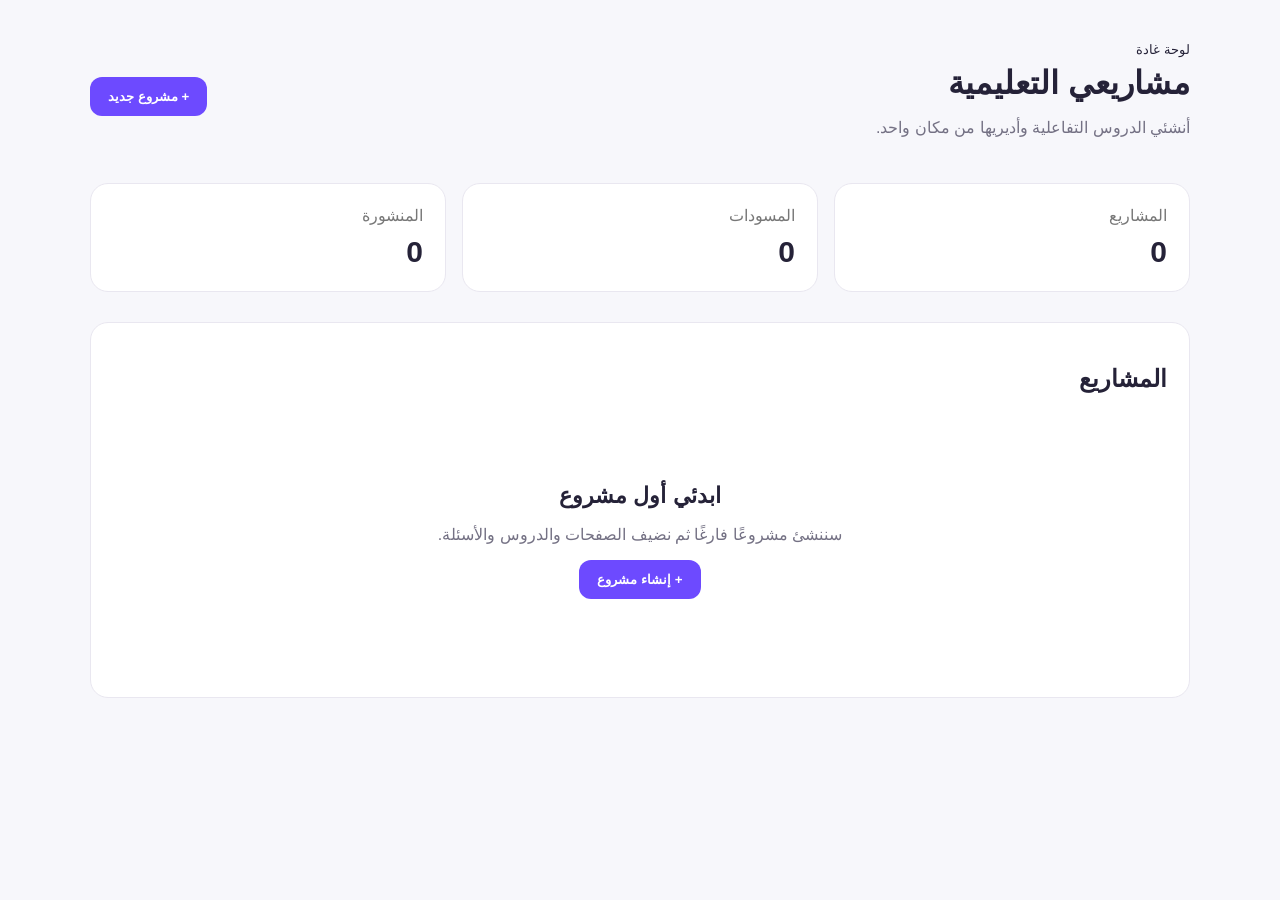
<file: index.html>
<!doctype html><html lang="ar" dir="rtl"><head><meta charset="utf-8"><meta name="viewport" content="width=device-width,initial-scale=1"><meta name="build" content="20260929-2332"><title>Ghada Learning Builder</title><link rel="stylesheet" href="styles.css?v=20260926-10"></head><body><main><header><div><small>لوحة غادة</small><h1>مشاريعي التعليمية</h1><p>أنشئي الدروس التفاعلية وأديريها من مكان واحد.</p></div><button id="newProject">+ مشروع جديد</button></header><section class="stats"><div><span>المشاريع</span><b id="count">0</b></div><div><span>المسودات</span><b>0</b></div><div><span>المنشورة</span><b>0</b></div></section><section class="panel"><h2>المشاريع</h2><div id="empty"><strong>ابدئي أول مشروع</strong><p>سننشئ مشروعًا فارغًا ثم نضيف الصفحات والدروس والأسئلة.</p><button id="emptyNew">+ إنشاء مشروع</button></div></section></main><dialog id="dialog"><form id="form"><h2>مشروع جديد</h2><label>اسم المشروع<input id="name" required placeholder="مثال: عالم الحيوانات"></label><label>اسم الرابط<input id="slug" placeholder="animal-world"></label><div class="actions"><button type="button" id="cancel">إلغاء</button><button type="submit">إنشاء المشروع</button></div></form></dialog><script src="app.js?v=20261017-2"></script><script src="map-character-addon.js?v=20261014-1"></script><script src="page-reorder.js?v=20260929-1"></script><script src="editor-enhancements.js?v=20260926-15"></script><script src="button-controls-follow.js?v=20260926-2"></script><script src="button-visibility-mode.js?v=20260926-2"></script><script src="full-page-action.js?v=20260926-2"></script><script src="preview-fix.js?v=20260927-20"></script><script src="quiz-preview-layout.js?v=20260927-1"></script><script src="interactive-preview-button.js?v=20260926-1"></script><script src="video-upload-addon.js?v=20260926-10"></script><script src="video-page-addon.js?v=20260926-14"></script><script src="result-page-addon.js?v=20260926-2"></script><script src="quiz-builder-addon.js?v=20260927-4"></script><script src="quiz-layout-mapper.js?v=20260927-5"></script><script>
(()=>{const original=window.openEditor;window.openEditor=async function(slug){await original.apply(this,arguments);if(slug!=='zain-helou')return;const panel=document.querySelector('.panel');if(!panel)return;const row=document.createElement('div');row.style.cssText='display:flex;gap:12px;flex-wrap:wrap;margin:16px 0';[['فتح درس زين','zain.html'],['متابعة الطلاب','zain.html#admin'],['رابط المعلمة','zain.html#teacher']].forEach(([text,url])=>{const a=document.createElement('a');a.textContent=text;a.href=url;a.target='_blank';a.rel='noopener';a.style.cssText='background:#124b91;color:white;padding:12px 18px;border-radius:12px;text-decoration:none;font-weight:bold';row.append(a)});panel.insertBefore(row,panel.children[2]||null)}})();
</script><script>
(()=>{const link='lessons/mohamed-shams/index.html';const observer=new MutationObserver(()=>{const heading=document.querySelector('.panel h1');if(!heading||!heading.textContent.includes('محمد')||!heading.textContent.includes('شمس'))return;if(document.getElementById('ms-lesson-launch'))return;const a=document.createElement('a');a.id='ms-lesson-launch';a.href=link;a.target='_blank';a.rel='noopener';a.textContent='🫁 تجربة درس محمد وشمس — رابط الطالب';a.style.cssText='display:inline-block;background:#137f9f;color:white;padding:13px 18px;border-radius:12px;text-decoration:none;font-weight:bold;margin:12px 0';heading.insertAdjacentElement('afterend',a)});observer.observe(document.querySelector('.panel'),{childList:true,subtree:true})})();
</script></body></html>
</file>
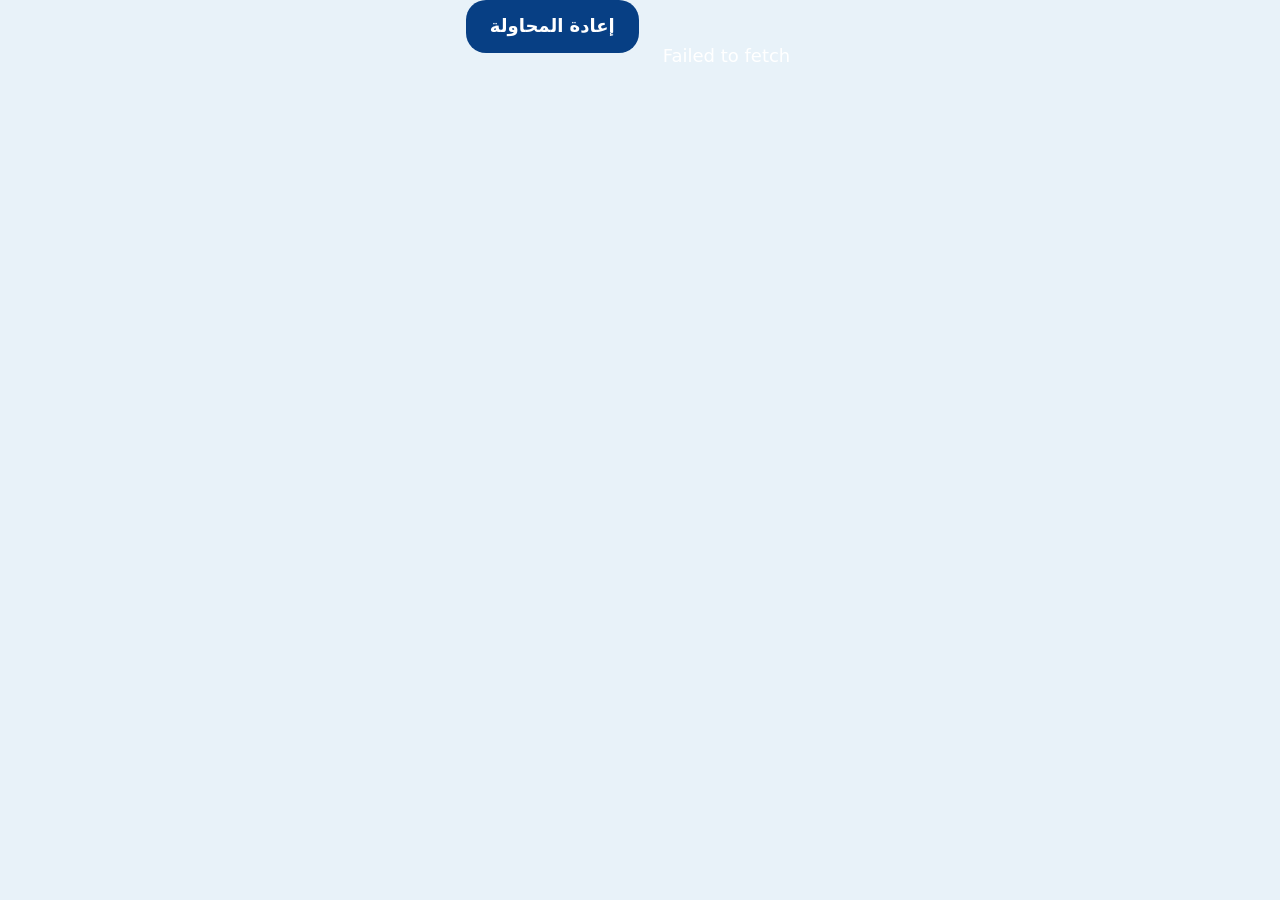
<file: zain.html>
<!doctype html>
<html lang="ar" dir="rtl"><head><meta charset="utf-8"><meta name="viewport" content="width=device-width,initial-scale=1,viewport-fit=cover"><meta name="theme-color" content="#082b59"><title>زين وعالم الذرّة</title>
<style>
*{box-sizing:border-box}body{margin:0;background:#071b35;color:#102b50;font:18px/1.6 system-ui,Arial}button,input{font:inherit}button,a{touch-action:manipulation}button{cursor:pointer}button:disabled{cursor:default;opacity:.65}button:focus-visible,a:focus-visible{outline:4px solid #ffd56b;outline-offset:3px}button.primary{background:#073f84;color:white;border:0;border-radius:20px;padding:12px 24px;font-weight:800}button.secondary{background:#e7f1ff;color:#143c66;border:1px solid #bed6ed;border-radius:18px;padding:10px 20px}#root{height:100dvh;display:flex;align-items:center;justify-content:center;overflow:auto}.frame{position:relative;aspect-ratio:941/1672;height:100dvh;max-width:100vw;overflow:hidden;background:#d9e8f5}.scene{position:absolute;inset:0;width:100%;height:100%;object-fit:fill}.hot{position:absolute;background:transparent;border:0;border-radius:18px;z-index:5}.hot:hover{background:#5bcfff18;box-shadow:0 0 16px #83dfff}.hot:focus-visible{background:#5bcfff30}.utility{position:absolute;top:1%;left:2%;z-index:20;padding:6px 12px;border:0;border-radius:16px;background:#ffffffe8;color:#123765;font-size:14px}.rail{width:290px;align-self:stretch;overflow:auto;padding:32px 20px;color:white;background:#0b2443}.rail h2{font-size:22px}.rail button{width:100%;padding:14px;text-align:right;margin:5px 0;background:#ffffff0d;border:1px solid #ffffff25;color:white;border-radius:14px}.rail button.active{background:#1267b8}.rail small{display:block;color:#a8c9e7}.footer{margin-top:28px}.footer a{color:#dcecff}.sprite{position:absolute;width:24%;height:32%;transform:translate(-50%,-100%);transition:left .45s ease,top .45s ease;z-index:10;pointer-events:none;display:flex;align-items:flex-end;justify-content:center}.sprite-art{height:100%;aspect-ratio:1/2;background-size:600% 100%;background-repeat:no-repeat;background-position:0% 0;filter:drop-shadow(0 6px 4px #0004)}.sprite.walk .sprite-art{animation:walk-right .5s steps(1) infinite}.sprite.walk[data-dir="left"] .sprite-art{animation:walk-left .5s steps(1) infinite}.sprite.walk[data-dir="back"] .sprite-art{animation:steps .28s infinite alternate;background-position:100% 0}@keyframes walk-right{0%,100%{background-position:20% 0}50%{background-position:40% 0}}@keyframes walk-left{0%,100%{background-position:60% 0}50%{background-position:80% 0}}@keyframes steps{from{transform:translateY(0) rotate(-1deg)}to{transform:translateY(-4px) rotate(1deg)}}.panel{width:min(620px,94vw);padding:24px;background:#f5fafff5;border:1px solid #fff;border-radius:28px;box-shadow:0 18px 70px #0003;max-height:94dvh;overflow:auto}.flow{min-height:100dvh;width:100%;display:flex;align-items:center;justify-content:center;padding:16px;background:linear-gradient(130deg,#0c3d68dd,#096aa3bb),var(--lab) center/cover fixed}.panel h1{font-size:clamp(24px,5vw,34px);margin:8px 0 16px}.panel p{margin:12px 0}.panel label{display:block;font-weight:700;margin:18px 0 5px}.panel input{width:100%;padding:12px 14px;border:1px solid #95b5d0;background:white;border-radius:14px}.panel .actions{display:flex;gap:12px;margin-top:22px;flex-wrap:wrap}.error{color:#a31932;background:#ffe7ec;padding:10px;border-radius:12px}.status{min-height:24px;font-size:15px}.quiz-top{display:flex;justify-content:space-between;gap:8px;align-items:center;font-weight:800;color:#104377}.timer{background:#0b477b;color:white;border-radius:100%;width:65px;height:65px;display:grid;place-items:center;font-variant-numeric:tabular-nums}.timer.low{background:#aa273d}.progress{height:7px;background:#d8e6f3;border-radius:10px;margin:16px 0}.progress span{display:block;height:100%;background:#008bd7;border-radius:10px;transition:width .3s}.answers{display:grid;gap:12px}.answer{padding:16px;border:2px solid #b9d3e9;background:white;border-radius:18px;text-align:right;font-weight:700}.answer.correct{background:#d7f4e3;border-color:#219766}.answer.wrong{background:#ffe0e5;border-color:#bd3952}.feedback{padding:14px;border-radius:16px;background:#e6f2fd;margin:16px 0}.result-ring{width:180px;height:180px;border-radius:50%;border:12px solid #148ce1;margin:16px auto;display:flex;flex-direction:column;align-items:center;justify-content:center;background:white}.result-ring b{font-size:52px;line-height:1.1}.result-ring span{font-size:18px}.result{text-align:center}.result details{text-align:right;border-top:1px solid #c5d9ec;margin-top:20px;padding-top:15px}.review{padding:14px 0;border-bottom:1px solid #c5d9ec}.contact{display:block;background:#168753;color:white;text-decoration:none;border-radius:18px;padding:12px;margin-top:20px;font-weight:700}.confetti{position:fixed;pointer-events:none;inset:0;z-index:100}.confetti i{position:absolute;width:9px;height:14px;animation:fall 2.8s linear forwards}@keyframes fall{from{transform:translateY(-30px) rotate(0)}to{transform:translateY(105vh) rotate(600deg);opacity:0}}video{width:100%;height:100%;object-fit:contain;background:black}.video-controls{position:absolute;bottom:3%;left:10%;right:10%;display:flex;justify-content:center;gap:12px;z-index:5}.teacher{width:min(1150px,96vw);margin:auto;padding:24px;background:#f5faff;border-radius:20px;max-height:95dvh;overflow:auto}table{width:100%;border-collapse:collapse;font-size:16px;text-align:right}th,td{padding:12px;border-bottom:1px solid #c6d9eb;white-space:nowrap}th{background:#e2eef9}.table-wrap{overflow:auto}.screen-message{padding:24px;color:white;text-align:center}.mobile-menu{position:absolute;bottom:1%;right:2%;z-index:20}.mobile-menu button{background:#ffffffe8;border:0;border-radius:12px;padding:6px 14px;font-size:14px}.text-read{position:fixed;inset:0;background:#102b50d9;display:grid;place-items:center;z-index:100;padding:15px}.text-read .panel{line-height:1.9}.noscript{color:white;padding:30px}@media(max-width:760px){.rail{display:none}.flow{padding:12px}.panel{padding:22px 18px}.frame{height:auto;width:min(100vw,56.3dvh);max-height:100dvh;min-height:0}#root{align-items:center}.panel h1{font-size:26px}.sprite{width:24%;height:32%}}@media(prefers-reduced-motion:reduce){*{animation:none!important;transition:none!important}}
.quiz-card{padding-bottom:92px}.quiz-actions:empty{display:none}.quiz-actions{position:fixed;left:50%;transform:translateX(-50%);bottom:calc(12px + env(safe-area-inset-bottom,0px));z-index:90;width:min(600px,calc(100vw - 24px));margin:0;padding:8px;background:#f5fafff5;border:1px solid #c3d8ee;border-radius:20px;box-shadow:0 8px 30px #071b3555}.quiz-actions button{width:100%;min-height:54px}
.social-heading{margin:28px 0 10px;font-size:19px}.social-links{display:grid;grid-template-columns:repeat(4,minmax(0,1fr));gap:10px}.social-tile{display:flex;flex-direction:column;align-items:center;justify-content:center;gap:5px;min-height:78px;padding:10px 4px;border:1px solid #c7daec;border-radius:17px;background:#fff;color:#123960;text-decoration:none;font-size:13px;font-weight:800}.social-tile svg{width:27px;height:27px;fill:none;stroke:currentColor;stroke-width:1.8;stroke-linecap:round;stroke-linejoin:round}.social-tile:hover,.social-tile:focus-visible{background:#e6f4ff}.social-tile.whatsapp{color:#167e54}.social-tile.instagram{color:#aa397d}.social-tile.tiktok{color:#173457}.social-tile.snapchat{color:#624e08}.social-tile[aria-disabled="true"]{opacity:.75}@media(max-width:380px){.social-links{gap:5px}.social-tile{font-size:11px;padding:8px 2px}}
/* Landscape lesson artwork uses its own matching navigation areas. */
.frame{flex-shrink:0}.rail{flex-shrink:0}
.frame.landscape{aspect-ratio:1672/941;height:auto;width:min(calc(100vw - 290px),177.68dvh)}
.frame.landscape .scene{object-fit:contain}
.frame.landscape .mobile-menu{display:none}
@media(max-width:760px){.frame.landscape{width:min(100vw,177.68dvh);height:auto;max-height:100dvh}}
/* Student navigation happens on the laboratory map and artwork buttons. */
#root{isolation:isolate;background:transparent}
#root:before{content:"";position:fixed;inset:-16px;background-image:var(--scene-background);background-position:center;background-size:cover;filter:blur(10px);z-index:-1;pointer-events:none}
.rail{display:none!important}
.frame{height:auto;width:min(100vw,56.28dvh);max-height:100dvh;flex-shrink:0;background:transparent}
.frame.landscape{width:min(100vw,177.68dvh);height:auto;max-height:100dvh}
.frame.landscape.map-stage .sprite{width:15%;height:30%}
@media(max-width:760px){.frame{width:min(100vw,56.28dvh)}.frame.landscape{width:min(100vw,177.68dvh)}}

/* Clear full-width artwork: natural height keeps every label and navigation area visible. */
body{background:#e8f2f9}#root{height:auto;min-height:100dvh;align-items:flex-start;overflow:visible;background:#e8f2f9}#root:before{display:none}#root{background-color:#e8f2f9;background-image:var(--lab-background);background-size:cover;background-position:center bottom;background-repeat:no-repeat;background-attachment:fixed}
.frame,.frame.landscape{width:100%;height:auto;max-height:none;background:#e8f2f9}.scene,.frame.landscape .scene{object-fit:contain}.panel{background:#f5faff}.flow{min-height:100dvh;background:var(--lab) center/cover fixed}.teacher{margin:20px auto;max-height:none}.social-links{display:flex;justify-content:center;gap:18px}.social-tile{width:52px;min-height:52px;padding:10px;border:0;border-radius:50%;background:transparent}.social-tile svg{width:32px;height:32px;stroke:none;fill:currentColor}.social-tile.whatsapp{color:#25d366}.social-tile.instagram{color:#e4405f}.social-tile.tiktok{color:#000}.social-tile.snapchat{color:#000;background:#fffc00}.heart-button{position:fixed;left:14px;bottom:14px;z-index:80;display:flex;gap:8px;align-items:center;background:#fff;border:1px solid #d6e4ee;box-shadow:0 5px 18px #16385926;border-radius:30px;padding:8px 14px;color:#b32650;font-weight:800}.heart-button svg{width:26px;height:26px;fill:none;stroke:currentColor;stroke-width:2}.heart-button[aria-pressed="true"] svg{fill:currentColor}.heart-button[hidden]{display:none}.quiz-actions{bottom:calc(72px + env(safe-area-inset-bottom,0px))}.quiz-card{padding-bottom:110px}.summary-cards{display:flex;gap:12px;flex-wrap:wrap;margin:18px 0}.summary-cards div{padding:15px 22px;border-radius:18px;background:#e2eff9}.summary-cards b{display:block;font-size:28px}.teacher .actions{display:flex;gap:12px;flex-wrap:wrap;margin:16px 0}.teacher input{padding:12px;width:min(400px,100%);border:1px solid #aac7db;border-radius:12px}.student-list{margin-top:30px}
.teacher-entry{position:absolute;top:12px;right:12px;z-index:25}.teacher-entry button{font-size:14px;padding:9px 15px;background:#fff;color:#073f84;border:1px solid #abc7e1;box-shadow:0 3px 12px #12376522}.teacher-feedback{margin-top:24px;padding:20px;background:#e8f2fc;border-radius:20px}.teacher-feedback textarea{width:100%;min-height:100px;padding:12px;border:1px solid #aac7db;border-radius:12px;font:inherit}.rating-stars{display:flex;gap:8px;margin:12px 0}.rating-stars button{font-size:30px;border:0;background:transparent;color:#718196}.rating-stars button.selected{color:#b57500}.teacher-contact{display:inline-flex;align-items:center;gap:8px;margin-top:16px;color:#167e54;text-decoration:none}.teacher-contact svg{width:30px;height:30px;fill:#25d366}

button.teacher-cta,.teacher-entry button.teacher-cta{display:flex;flex-direction:column;align-items:center;gap:3px;background:linear-gradient(135deg,#ae5400,#b95f00);color:#fff;border:1px solid #e4a541;border-radius:18px;padding:12px 18px;box-shadow:0 5px 18px #a64f0040;animation:teacher-pulse 3s ease-in-out infinite;transform-origin:center;font-size:16px;line-height:1.5}button.teacher-cta span{font-size:12px;font-weight:600;color:#fff}button.teacher-cta:hover{background:#9e4900}@keyframes teacher-pulse{0%,65%,100%{transform:scale(1)}30%{transform:scale(1.035);box-shadow:0 7px 22px #c16c0055}}@media(max-width:480px){.teacher-entry{top:10px;right:10px}button.teacher-cta,.teacher-entry button.teacher-cta{font-size:14px;padding:9px 12px}button.teacher-cta span{font-size:11px}}@media(prefers-reduced-motion:reduce){button.teacher-cta,.teacher-entry button.teacher-cta{animation:none}}
 .sprite.single-character .sprite-art{width:100%;aspect-ratio:auto;background-repeat:no-repeat}.sprite.single-character.walk .sprite-art{animation:character-step .48s ease-in-out infinite alternate}.sprite.single-character.walk[data-dir="left"] .sprite-art{animation:character-step-left .48s ease-in-out infinite alternate}@keyframes character-step{from{transform:translateY(0) rotate(-1deg)}to{transform:translateY(-3px) rotate(1deg)}}@keyframes character-step-left{from{transform:scaleX(-1) translateY(0) rotate(-1deg)}to{transform:scaleX(-1) translateY(-3px) rotate(1deg)}} </style></head><body><noscript><p class="noscript">يلزم تشغيل JavaScript لفتح الدرس التفاعلي.</p></noscript><main id="root"><p class="screen-message">جاري تجهيز المختبر…</p></main>
<script src="results-xlsx.js?v=20260930-1"></script>
<script>
const API='https://jzswtwicvgppisasrkqe.supabase.co/functions/v1/zain-learning';
const CONTACT_WHATSAPP='970598494977'; // Existing WhatsApp contact saved on this project's result page.
const SOCIAL_PROFILES=[
 {name:'إنستغرام',className:'instagram',url:'https://www.instagram.com/ghada.invitations/',icon:'<rect x="3" y="3" width="18" height="18" rx="5"/><circle cx="12" cy="12" r="4"/><circle cx="17.5" cy="6.5" r=".8" fill="currentColor" stroke="none"/>'},
 {name:'تيك توك',className:'tiktok',url:'https://www.tiktok.com/@ghada.invitations',icon:'<path d="M14 3v11.2a4.3 4.3 0 1 1-4-4.2"/><path d="M14 3c.7 3.2 2.6 4.6 6 4.8"/>'},
 {name:'سناب',className:'snapchat',url:'https://snapchat.com/t/Nl2vBIng',icon:'<path d="M12 3c-3.2 0-5 2.4-5 5.7v2c-.8-.4-1.5-.2-1.7.3-.2.6.7 1.1 1.8 1.3-.3 2.3-1.5 3.4-3.1 4 .6 1.2 2 1.2 3.1 1.5.7.2.7.9 1.1 1.4 1.1-.2 2.2-1 3.8-1s2.7.8 3.8 1c.4-.5.4-1.2 1.1-1.4 1.1-.3 2.5-.3 3.1-1.5-1.6-.6-2.8-1.7-3.1-4 1.1-.2 2-.7 1.8-1.3-.2-.5-.9-.7-1.7-.3v-2C17 5.4 15.2 3 12 3Z"/>'}
];
const BRAND_ICONS={"whatsapp": "M17.472 14.382c-.297-.149-1.758-.867-2.03-.967-.273-.099-.471-.148-.67.15-.197.297-.767.966-.94 1.164-.173.199-.347.223-.644.075-.297-.15-1.255-.463-2.39-1.475-.883-.788-1.48-1.761-1.653-2.059-.173-.297-.018-.458.13-.606.134-.133.298-.347.446-.52.149-.174.198-.298.298-.497.099-.198.05-.371-.025-.52-.075-.149-.669-1.612-.916-2.207-.242-.579-.487-.5-.669-.51-.173-.008-.371-.01-.57-.01-.198 0-.52.074-.792.372-.272.297-1.04 1.016-1.04 2.479 0 1.462 1.065 2.875 1.213 3.074.149.198 2.096 3.2 5.077 4.487.709.306 1.262.489 1.694.625.712.227 1.36.195 1.871.118.571-.085 1.758-.719 2.006-1.413.248-.694.248-1.289.173-1.413-.074-.124-.272-.198-.57-.347m-5.421 7.403h-.004a9.87 9.87 0 01-5.031-1.378l-.361-.214-3.741.982.998-3.648-.235-.374a9.86 9.86 0 01-1.51-5.26c.001-5.45 4.436-9.884 9.888-9.884 2.64 0 5.122 1.03 6.988 2.898a9.825 9.825 0 012.893 6.994c-.003 5.45-4.437 9.884-9.885 9.884m8.413-18.297A11.815 11.815 0 0012.05 0C5.495 0 .16 5.335.157 11.892c0 2.096.547 4.142 1.588 5.945L.057 24l6.305-1.654a11.882 11.882 0 005.683 1.448h.005c6.554 0 11.89-5.335 11.893-11.893a11.821 11.821 0 00-3.48-8.413Z", "instagram": "M7.0301.084c-1.2768.0602-2.1487.264-2.911.5634-.7888.3075-1.4575.72-2.1228 1.3877-.6652.6677-1.075 1.3368-1.3802 2.127-.2954.7638-.4956 1.6365-.552 2.914-.0564 1.2775-.0689 1.6882-.0626 4.947.0062 3.2586.0206 3.6671.0825 4.9473.061 1.2765.264 2.1482.5635 2.9107.308.7889.72 1.4573 1.388 2.1228.6679.6655 1.3365 1.0743 2.1285 1.38.7632.295 1.6361.4961 2.9134.552 1.2773.056 1.6884.069 4.9462.0627 3.2578-.0062 3.668-.0207 4.9478-.0814 1.28-.0607 2.147-.2652 2.9098-.5633.7889-.3086 1.4578-.72 2.1228-1.3881.665-.6682 1.0745-1.3378 1.3795-2.1284.2957-.7632.4966-1.636.552-2.9124.056-1.2809.0692-1.6898.063-4.948-.0063-3.2583-.021-3.6668-.0817-4.9465-.0607-1.2797-.264-2.1487-.5633-2.9117-.3084-.7889-.72-1.4568-1.3876-2.1228C21.2982 1.33 20.628.9208 19.8378.6165 19.074.321 18.2017.1197 16.9244.0645 15.6471.0093 15.236-.005 11.977.0014 8.718.0076 8.31.0215 7.0301.0839m.1402 21.6932c-1.17-.0509-1.8053-.2453-2.2287-.408-.5606-.216-.96-.4771-1.3819-.895-.422-.4178-.6811-.8186-.9-1.378-.1644-.4234-.3624-1.058-.4171-2.228-.0595-1.2645-.072-1.6442-.079-4.848-.007-3.2037.0053-3.583.0607-4.848.05-1.169.2456-1.805.408-2.2282.216-.5613.4762-.96.895-1.3816.4188-.4217.8184-.6814 1.3783-.9003.423-.1651 1.0575-.3614 2.227-.4171 1.2655-.06 1.6447-.072 4.848-.079 3.2033-.007 3.5835.005 4.8495.0608 1.169.0508 1.8053.2445 2.228.408.5608.216.96.4754 1.3816.895.4217.4194.6816.8176.9005 1.3787.1653.4217.3617 1.056.4169 2.2263.0602 1.2655.0739 1.645.0796 4.848.0058 3.203-.0055 3.5834-.061 4.848-.051 1.17-.245 1.8055-.408 2.2294-.216.5604-.4763.96-.8954 1.3814-.419.4215-.8181.6811-1.3783.9-.4224.1649-1.0577.3617-2.2262.4174-1.2656.0595-1.6448.072-4.8493.079-3.2045.007-3.5825-.006-4.848-.0608M16.953 5.5864A1.44 1.44 0 1 0 18.39 4.144a1.44 1.44 0 0 0-1.437 1.4424M5.8385 12.012c.0067 3.4032 2.7706 6.1557 6.173 6.1493 3.4026-.0065 6.157-2.7701 6.1506-6.1733-.0065-3.4032-2.771-6.1565-6.174-6.1498-3.403.0067-6.156 2.771-6.1496 6.1738M8 12.0077a4 4 0 1 1 4.008 3.9921A3.9996 3.9996 0 0 1 8 12.0077", "tiktok": "M12.525.02c1.31-.02 2.61-.01 3.91-.02.08 1.53.63 3.09 1.75 4.17 1.12 1.11 2.7 1.62 4.24 1.79v4.03c-1.44-.05-2.89-.35-4.2-.97-.57-.26-1.1-.59-1.62-.93-.01 2.92.01 5.84-.02 8.75-.08 1.4-.54 2.79-1.35 3.94-1.31 1.92-3.58 3.17-5.91 3.21-1.43.08-2.86-.31-4.08-1.03-2.02-1.19-3.44-3.37-3.65-5.71-.02-.5-.03-1-.01-1.49.18-1.9 1.12-3.72 2.58-4.96 1.66-1.44 3.98-2.13 6.15-1.72.02 1.48-.04 2.96-.04 4.44-.99-.32-2.15-.23-3.02.37-.63.41-1.11 1.04-1.36 1.75-.21.51-.15 1.07-.14 1.61.24 1.64 1.82 3.02 3.5 2.87 1.12-.01 2.19-.66 2.77-1.61.19-.33.4-.67.41-1.06.1-1.79.06-3.57.07-5.36.01-4.03-.01-8.05.02-12.07z", "snapchat": "M12.206.793c.99 0 4.347.276 5.93 3.821.529 1.193.403 3.219.299 4.847l-.003.06c-.012.18-.022.345-.03.51.075.045.203.09.401.09.3-.016.659-.12 1.033-.301.165-.088.344-.104.464-.104.182 0 .359.029.509.09.45.149.734.479.734.838.015.449-.39.839-1.213 1.168-.089.029-.209.075-.344.119-.45.135-1.139.36-1.333.81-.09.224-.061.524.12.868l.015.015c.06.136 1.526 3.475 4.791 4.014.255.044.435.27.42.509 0 .075-.015.149-.045.225-.24.569-1.273.988-3.146 1.271-.059.091-.12.375-.164.57-.029.179-.074.36-.134.553-.076.271-.27.405-.555.405h-.03c-.135 0-.313-.031-.538-.074-.36-.075-.765-.135-1.273-.135-.3 0-.599.015-.913.074-.6.104-1.123.464-1.723.884-.853.599-1.826 1.288-3.294 1.288-.06 0-.119-.015-.18-.015h-.149c-1.468 0-2.427-.675-3.279-1.288-.599-.42-1.107-.779-1.707-.884-.314-.045-.629-.074-.928-.074-.54 0-.958.089-1.272.149-.211.043-.391.074-.54.074-.374 0-.523-.224-.583-.42-.061-.192-.09-.389-.135-.567-.046-.181-.105-.494-.166-.57-1.918-.222-2.95-.642-3.189-1.226-.031-.063-.052-.15-.055-.225-.015-.243.165-.465.42-.509 3.264-.54 4.73-3.879 4.791-4.02l.016-.029c.18-.345.224-.645.119-.869-.195-.434-.884-.658-1.332-.809-.121-.029-.24-.074-.346-.119-1.107-.435-1.257-.93-1.197-1.273.09-.479.674-.793 1.168-.793.146 0 .27.029.383.074.42.194.789.3 1.104.3.234 0 .384-.06.465-.105l-.046-.569c-.098-1.626-.225-3.651.307-4.837C7.392 1.077 10.739.807 11.727.807l.419-.015h.06z"};
const root=document.getElementById('root'),starts=[3,5,8,11,14,16],ends=[4,7,10,13,15,18],lessonNames=['المادّة والذرّة','العنصر والمركّب','الجزيء','رموز العناصر','عناصر القشرة الأرضية','غازات الهواء'];
let pages=[],current=0,position=-1,moving=false,timer=null,attempt=null,questionData=null,feedback=null,result=null,busy=false;
const portraitNodes=[{x:33,y:92},{x:59,y:86},{x:71,y:65},{x:31,y:56},{x:78,y:51},{x:32,y:37},{x:76,y:38},{x:49,y:24}];
const landscapeNodes=[{x:75,y:92},{x:75,y:92},{x:49,y:92},{x:27,y:92},{x:6,y:64},{x:37,y:57},{x:64,y:57},{x:89,y:57}];
let nodes=portraitNodes;

const transcript=[
'المادّة لها كتلة وتشغل حيّزًا. نقصّ ورق الألومنيوم إلى قطع أصغر وأصغر، وتبقى القطع من الألومنيوم نفسه.',
'تتكوّن المادّة من وحدات صغيرة جدًا تُسمّى ذرّات. الذرّة وحدة بناء العنصر وتحمل صفاته. لا نرى الذرّات بالعين المجرّدة.',
'العنصر مادّة تتكوّن من نوع واحد من الذرّات، مثل النحاس والحديد والهيدروجين.',
'المركّب مادّة تنتج عن اتحاد عنصرين أو أكثر كيميائيًا، مثل الماء الذي يتكوّن من الهيدروجين والأكسجين.',
'النحاس والحديد والهيدروجين عناصر. الماء وثاني أكسيد الكربون وكبريتيد الحديد والسكر مركّبات.',
'الجزيء يتكوّن من اتحاد ذرّتين أو أكثر، وقد تكون ذرّاته من العنصر نفسه أو من عناصر مختلفة.',
'اتحاد ذرّتين من الأكسجين ينتج جزيء الأكسجين O₂. يحتوي هذا الجزيء نوعًا واحدًا من الذرّات.',
'جزيء ثاني أكسيد الكربون CO₂ يتكوّن من ذرّة كربون وذرّتَي أكسجين، أي ثلاث ذرّات من نوعين مختلفين.',
'لكل عنصر رمز يُستخدم لكتابته باختصار. الهيدروجين H، والأكسجين O، والكربون C.',
'بعض الرموز مأخوذ من الأسماء اللاتينية، مثل Cu من Cuprum وFe من Ferrum. الحرف الأول كبير، والثاني صغير إذا وُجد.',
'رموز العناصر: الكربون C، الأكسجين O، النحاس Cu، الكالسيوم Ca، الحديد Fe، الألومنيوم Al.',
'القشرة الأرضية طبقة صخرية خارجية تحيط بالأرض. تدخل عناصر مختلفة في تركيب صخورها ومعادنها.',
'حسب الكتاب، نسب العناصر في القشرة الأرضية بالكتلة: الأكسجين 47.3%، السيليكون 27.7%، الألومنيوم 7.8%، الحديد 4.5%.',
'الهواء خليط من غازات، ويحيط بالأرض. أكثر غازاته النيتروجين ثم الأكسجين.',
'جزيء النيتروجين N₂ يتكوّن من ذرّتَي نيتروجين، وجزيء الأكسجين O₂ من ذرّتَي أكسجين.',
'في المخطط المبسّط للكتاب: النيتروجين 78%، الأكسجين 21%، والغازات الأخرى 1%.'
];
function el(tag,cls,text){const x=document.createElement(tag);if(cls)x.className=cls;if(text!==undefined)x.textContent=text;return x}
function button(text,fn,cls='primary'){const b=el('button',cls,text);b.type='button';b.onclick=fn;return b}
async function api(b){const r=await fetch(API,{method:'POST',headers:{'Content-Type':'application/json'},body:JSON.stringify(b)});const d=await r.json();if(!r.ok)throw Error(d.error||'تعذر الاتصال');return d}
function clear(){document.querySelector('.heart-button')?.remove();clearInterval(timer);timer=null;root.replaceChildren()}
function go(i){if(moving)return;window.scrollTo(0,0);current=i;if(i>=3&&i<=18)position=starts.findIndex((v,n)=>i>=v&&i<=ends[n]);if(i===19)position=6;clear();if(i===19)return registration();if(i===20)return attempt?quiz():registration();if(i===21)return result?showResult():registration();renderScene()}
function rail(){const r=el('aside','rail');r.append(el('h2','','زين وعالم الذرّة'));r.append(el('small','','رحلة إلى عالم المادّة'));r.append(button('خريطة المختبر',()=>go(2),'secondary'));lessonNames.forEach((n,i)=>{const b=button((i+1)+' · '+n,()=>current===2?moveTo(i,starts[i]):go(starts[i]),'');if(current>=starts[i]&&current<=ends[i])b.classList.add('active');r.append(b)});r.append(button('التحدّي النهائي',()=>go(19),''));return r}
function hotspot(frame,rect,label,fn){const b=button('',fn,'hot');Object.assign(b.style,{left:rect[0]+'%',top:rect[1]+'%',width:rect[2]+'%',height:rect[3]+'%'});b.setAttribute('aria-label',label);b.title=label;frame.append(b)}
function sceneVariant(p){return matchMedia('(orientation: landscape)').matches&&p.settings.image_landscape?.url?'landscape':'portrait'}
let renderedVariant='portrait';
window.addEventListener('resize',()=>{if(current>=0&&current<=18&&current!==1&&!moving&&sceneVariant(pages[current])!==renderedVariant)go(current)});
function renderScene(){
 mountHeart();
 const p=pages[current],variant=sceneVariant(p),frame=el('section','frame'+(variant==='landscape'?' landscape':'')+(current===2?' map-stage':''));nodes=variant==='landscape'?landscapeNodes:portraitNodes;renderedVariant=variant;frame.setAttribute('aria-label',p.title);
 if(current===1){frame.style.cssText='width:100%;height:100dvh;aspect-ratio:auto';renderVideo(frame,p);root.append(frame);return}
 const img=el('img','scene');img.alt=p.title;img.src=current===2&&variant==='portrait'?(p.settings.animated_map?.background||p.settings.image_portrait?.url):p.settings['image_'+variant]?.url;root.style.setProperty('--scene-background','url('+JSON.stringify(img.src)+')');frame.append(img);
 if(current===0){hotspot(frame,variant==='landscape'?[53,65,36,18]:[16,81.5,68,10],'هيا نكتشف',()=>go(1))}
 else if(current===2){
  const a=p.settings.animated_map;if(a?.sprite){const s=el('div','sprite');s.id='zainSprite';s.style.left=nodes[position+1].x+'%';s.style.top=nodes[position+1].y+'%';const im=el('div','sprite-art');im.style.backgroundImage='url("'+a.sprite+'")';if(a.sprite_mode==='single'){s.classList.add('single-character');s.style.width=(Number(a.width)||24)+'%';im.style.backgroundSize='contain';im.style.backgroundPosition='center bottom';}im.setAttribute('role','img');im.setAttribute('aria-label','زين');s.append(im);frame.append(s)}
  const rects=variant==='landscape'?[[76,64,20,30],[52,64,21,30],[28,64,21,30],[4,64,22,30],[16,25,19,28],[40,25,20,28]]:[[45,75,42,17],[52,53,42,17],[15,42,34,14],[62,39,34,14],[15,26,33,13],[58,27,34,13]];
  rects.forEach((r,i)=>hotspot(frame,r,lessonNames[i],()=>moveTo(i,starts[i])));hotspot(frame,variant==='landscape'?[63,27,24,31]:[38,14,24,10],'التحدّي النهائي',()=>moveTo(6,19));
 }else{
  let hs=(p.hotspots||[]).filter(h=>(h.variant||'portrait')===variant);hs.forEach(h=>{let target=h.action==='page'?pages.findIndex(x=>x.id===h.target):h.action==='next'?current+1:h.action==='prev'?current-1:0;hotspot(frame,[h.x,h.y,h.w,h.h],target===2?'الخريطة':target>current?'التالي':'السابق',()=>go(target))});
  frame.append(button('قراءة النص',()=>readText(),'utility'));
  const menu=el('div','mobile-menu');menu.append(button('الخريطة',()=>go(2),''));frame.append(menu)
 }
 root.append(frame);
 if(current===0){const entry=el('aside','teacher-entry');entry.append(teacherEntryButton());frame.append(entry)}
}
async function moveTo(target,page){
 if(moving)return;moving=true;const s=document.getElementById('zainSprite'),reduce=matchMedia('(prefers-reduced-motion: reduce)').matches;
 if(s&&!reduce){s.classList.add('walk');const dir=target>position?1:-1;while(position!==target){const prev=nodes[position+1];position+=dir;const next=nodes[position+1];s.dataset.dir=Math.abs(next.x-prev.x)<8&&next.y<prev.y?'back':next.x>=prev.x?'right':'left';s.style.left=nodes[position+1].x+'%';s.style.top=nodes[position+1].y+'%';await new Promise(r=>setTimeout(r,450))}s.classList.remove('walk');await new Promise(r=>setTimeout(r,200))}else position=target;
 moving=false;go(page)
}
function readText(){const o=el('div','text-read'),card=el('section','panel');card.setAttribute('role','dialog');card.setAttribute('aria-modal','true');card.append(el('h2','',pages[current].title),el('p','',transcript[current-3]||''));const close=button('إغلاق',()=>o.remove());card.append(close);o.append(card);document.body.append(o);close.focus()}
function renderVideo(frame,p){
 const v=el('video');v.src=p.video_settings?.[matchMedia('(orientation: landscape)').matches?'landscape':'portrait']?.url||p.video_settings?.portrait?.url||p.video_settings?.landscape?.url||'';v.controls=true;v.playsInline=true;v.autoplay=true;v.preload='metadata';frame.append(v);
 const controls=el('div','video-controls');const skip=button('تخطّي إلى الخريطة',()=>{v.pause();go(2)},'secondary');controls.append(skip);frame.append(controls);v.onended=()=>go(2);v.onerror=()=>{controls.prepend(el('p','error','تعذّر تشغيل الفيديو، يمكنك فتح الخريطة.'))};v.play().catch(()=>{const play=button('تشغيل الفيديو',()=>{v.play().then(()=>play.remove()).catch(()=>{})});controls.prepend(play)})
}
function flow(){clear();const wrapper=el('div','flow');wrapper.style.setProperty('--lab','url("'+(pages[19]?.settings.image_landscape?.url||pages[2]?.settings.animated_map?.background||pages[2]?.settings.image_portrait?.url)+'")');const panel=el('section','panel');wrapper.append(panel);root.append(wrapper);if(!['#teacher','#admin'].includes(location.hash))mountHeart();return panel}
function registration(){
 const card=flow();card.append(el('h1','','ابدأ التحدّي'),el('p','','١٠ أسئلة من دروس المختبر. لكل سؤال ٣٠ ثانية.'));
 const form=el('form'),nl=el('label','','اسم الطالب'),name=el('input'),eml=el('label','','البريد الإلكتروني'),email=el('input');name.name='name';name.required=true;name.minLength=2;name.maxLength=80;name.autocomplete='name';email.name='email';email.type='email';email.required=true;email.autocomplete='email';email.dir='ltr';email.maxLength=150;
 const info=el('p','','يمكن استخدام بريد وليّ الأمر. تُحفظ النتيجة لدى المعلمة بالاسم والبريد الذي تكتبينه.');info.style.fontSize='15px';const err=el('p','status');
 const submit=el('button','primary','ابدأ الأسئلة');submit.type='submit';form.append(nl,name,eml,email,info,err,submit);card.append(form,button('العودة للخريطة',()=>go(2),'secondary'));form.onsubmit=async e=>{e.preventDefault();submit.disabled=true;err.textContent='جاري تجهيز الأسئلة…';try{await api({action:'register',visitor_key:visitorKey,name:name.value,email:email.value});questionData=await api({action:'start',name:name.value,email:email.value});attempt={attempt_id:questionData.attempt_id,token:questionData.token};result=null;feedback=null;current=20;quiz()}catch(e){err.textContent=e.message;err.className='error';submit.disabled=false}}
}
function quiz(){
 const card=flow(),top=el('div','quiz-top'),count=el('span','','السؤال '+(questionData.index+1)+' من '+questionData.total),clock=el('span','timer','٣٠');card.classList.add('quiz-card');top.append(count,clock);const progress=el('div','progress'),bar=el('span');bar.style.width=(questionData.index/questionData.total*100)+'%';progress.append(bar);card.append(top,progress,el('h1','',questionData.question.text));const answers=el('div','answers'),buttons=[];
 questionData.question.answers.forEach(a=>{const b=button(a.text,()=>answer(a.id,b),'answer');buttons.push(b);answers.append(b)});const status=el('div','status'),nav=el('div','actions quiz-actions');card.append(answers,status);card.parentElement.append(nav);let submitted=false;
 async function answer(id,chosen){
  if(submitted||busy)return;submitted=true;busy=true;buttons.forEach(b=>b.disabled=true);clearInterval(timer);status.textContent='جاري حفظ الإجابة…';
  try{feedback=await api({action:'answer',...attempt,option_id:id});clock.textContent='✓';clock.classList.remove('low');bar.style.width=((questionData.index+1)/questionData.total*100)+'%';status.replaceChildren();if(chosen)chosen.classList.add(feedback.correct?'correct':'wrong');const info=el('div','feedback');info.append(el('strong','',feedback.correct?'إجابة صحيحة!':id?'إجابة غير صحيحة':'انتهى الوقت'),el('p','',feedback.explanation));if(!feedback.correct)info.append(el('p','','الإجابة الصحيحة: '+feedback.expected));status.append(info);result=feedback.result||null;const next=button(feedback.done?'شاهد النتيجة':'السؤال التالي',async()=>{if(busy)return;busy=true;next.disabled=true;next.textContent='جاري الانتقال…';try{if(feedback.done){current=21;showResult()}else{questionData=await api({action:'next',...attempt});feedback=null;quiz()}}catch(e){status.append(el('p','error',e.message));next.disabled=false;next.textContent=feedback.done?'شاهد النتيجة':'السؤال التالي'}finally{busy=false}});nav.replaceChildren(next);next.focus()}
  catch(e){submitted=false;buttons.forEach(b=>b.disabled=false);status.textContent=e.message;status.className='error';nav.replaceChildren(button('إعادة إرسال الإجابة',()=>{nav.replaceChildren();answer(id,chosen)}))}
  finally{busy=false}
 }
 function tick(){const left=Math.max(0,Math.ceil((questionData.deadline-Date.now())/1000));clock.textContent=left;clock.classList.toggle('low',left<=5);if(left===0&&!submitted)answer(null,null)}
 tick();timer=setInterval(tick,250);const back=button('إنهاء المحاولة والعودة للخريطة',()=>{if(confirm('العودة للخريطة؟ ستبدئين تحدّيًا جديدًا عند المحاولة التالية.')){attempt=null;go(2)}},'secondary');back.style.marginTop='18px';card.append(back)
}
function teacherEntryButton(){const b=button('',openTeacher,'teacher-cta');b.append(el('strong','','معلمتي، هذه صفحتكِ'),el('span','','تابعي النتائج وشاركيني رأيكِ'));return b}
function openTeacher(){location.hash='teacher';teacher()}
function teacherFeedback(container){
 const box=el('section','teacher-feedback');box.append(el('h2','','شاركينا رأيك بالدرس'),el('p','','تابعي درجات الطلاب ومحاولاتهم وحمّلي النتائج بملف Excel. ويسعدني أسمع ملاحظاتك لتطوير الدرس.'));
 let rating=0;const stars=el('div','rating-stars');stars.setAttribute('role','group');stars.setAttribute('aria-label','تقييم الدرس من خمس نجوم');for(let i=1;i<=5;i++){const star=button('★',()=>{rating=i;Array.from(stars.children).forEach((b,j)=>{b.classList.toggle('selected',j<i);b.setAttribute('aria-pressed',String(j<i))})},'');star.setAttribute('aria-label',i+' من 5');star.setAttribute('aria-pressed','false');stars.append(star)}
 const notes=el('textarea');notes.placeholder='اكتبي ملاحظاتك أو اقتراحاتك…';notes.setAttribute('aria-label','ملاحظات المعلمة');notes.maxLength=2000;const send=button('ارسلي رأيك عبر واتساب',()=>{const message='مرحبًا غادة، رأيي في درس زين وعالم الذرّة\nالتقييم: '+(rating?rating+' / 5':'لم أحدد تقييمًا')+'\nملاحظاتي: '+notes.value;trackSocial('whatsapp');window.open('https://wa.me/'+CONTACT_WHATSAPP+'?text='+encodeURIComponent(message),'_blank','noopener')},'primary');
 const contact=el('a','teacher-contact');contact.href='https://wa.me/'+CONTACT_WHATSAPP+'?text='+encodeURIComponent('مرحبًا غادة، أنا معلمة وحابة أتواصل معك بخصوص الدرس التفاعلي.');contact.target='_blank';contact.rel='noopener noreferrer';contact.innerHTML='<svg viewBox="0 0 24 24" aria-hidden="true"><path d="'+BRAND_ICONS.whatsapp+'"/></svg>';contact.append(el('span','','تواصلي معي'));contact.onclick=()=>trackSocial('whatsapp');box.append(stars,notes,send,el('p','','يفتح واتساب برسالتك؛ اضغطي إرسال هناك لإيصالها.'),contact);container.append(box)
}
function showResult(){
 const card=flow();card.classList.add('result');const high=result.score>=8;card.append(el('h1','','نتيجة التحدّي'));const ring=el('div','result-ring');ring.append(el('b','',String(result.score)),el('span','','من '+result.total));card.append(ring,el('h2','',high?'أحسنت!':'واصلي الاكتشاف!'),el('p','',high?'اقتربتِ من الإتقان.':'راجعي الأفكار ثم جرّبي مرة أخرى.'),el('p','','تم حفظ نتيجتك لدى المعلمة.'));const actions=el('div','actions');actions.style.justifyContent='center';actions.append(button('العودة للخريطة',()=>go(2)),button('إعادة المحاولة',()=>{attempt=null;result=null;go(19)},'secondary'));actions.append(teacherEntryButton());card.append(actions);
 const wrong=result.answers.filter(a=>!a.correct);if(wrong.length){const d=el('details'),s=el('summary','','راجعي إجاباتك ('+wrong.length+')');d.append(s);wrong.forEach(a=>{const r=el('div','review');r.append(el('strong','',a.question),el('p','','الإجابة الصحيحة: '+a.expected),el('p','',a.explanation));d.append(r)});card.append(d)}
 const contact=el('section');contact.append(el('h2','social-heading','تواصل معنا لو حبيت الفكرة'));const links=el('div','social-links');
 const tile=(name,className,icon,url)=>{const a=el('a','social-tile '+className);a.href=url||'#';a.target='_blank';a.rel='noopener noreferrer';a.setAttribute('aria-label',name);const svg=document.createElementNS('http://www.w3.org/2000/svg','svg');svg.setAttribute('viewBox','0 0 24 24');svg.setAttribute('aria-hidden','true');svg.innerHTML='<path d="'+BRAND_ICONS[className]+'"/>';a.title=name;a.append(svg);a.addEventListener('click',()=>trackSocial(className));return a};
 const msg='مرحبًا، حبيت فكرة درس زين التفاعلي وبدي أستفسر عن عمل مشروع مشابه.';const whats=tile('واتساب','whatsapp','<path d="M20 11.7a8 8 0 0 1-11.7 7.1L4 20l1.2-4.3A8 8 0 1 1 20 11.7Z"/><path d="M9 8.5c-.6 1.8 2.1 5.5 4.9 6.2.8.2 1.5-.7 1.8-1.4l-2-1.1-.8 1c-1.3-.6-2.2-1.5-2.8-2.7l1-1-.9-1.9Z"/>',CONTACT_WHATSAPP?'https://wa.me/'+CONTACT_WHATSAPP+'?text='+encodeURIComponent(msg):'');if(!CONTACT_WHATSAPP){whats.setAttribute('aria-disabled','true');whats.title='ننتظر رقم واتساب غادة لربط الزر';whats.onclick=e=>{e.preventDefault();let note=contact.querySelector('.contact-note');if(!note){note=el('p','feedback contact-note','رابط واتساب المباشر يحتاج رقم التواصل الخاص بغادة.');contact.append(note)}}}links.append(whats);
 SOCIAL_PROFILES.forEach(p=>links.append(tile(p.name,p.className,p.icon,p.url)));contact.append(links);card.append(contact);if(high)celebrate()
}
function celebrate(){if(matchMedia('(prefers-reduced-motion: reduce)').matches)return;const layer=el('div','confetti');for(let i=0;i<45;i++){const dot=el('i');dot.style.left=Math.random()*100+'%';dot.style.background=['#ffce45','#0a9feb','#fe7652','#44cfa2'][i%4];dot.style.animationDelay=Math.random()*.4+'s';layer.append(dot)}document.body.append(layer);setTimeout(()=>layer.remove(),3500)}
function identity(storage,key){try{let v=storage.getItem(key);if(!v){v=crypto.randomUUID();storage.setItem(key,v)}return v}catch{return crypto.randomUUID()}}
const visitorKey=identity(localStorage,'zain-visitor'),sessionKey=identity(sessionStorage,'zain-session');let engagement={likes:0,liked:false},heartPending=false;
function mountHeart(){if(document.querySelector('.heart-button')||['#teacher','#admin'].includes(location.hash))return;const b=button('',async()=>{if(heartPending||engagement.liked)return;heartPending=true;b.disabled=true;try{engagement=await api({action:'like',visitor_key:visitorKey,session_key:sessionKey});paintHeart()}catch(e){b.title=e.message}finally{heartPending=false;b.disabled=false}},'heart-button');b.innerHTML='<svg viewBox="0 0 24 24" aria-hidden="true"><path d="M20.8 4.6a5.5 5.5 0 0 0-7.8 0L12 5.7l-1.1-1.1a5.5 5.5 0 0 0-7.8 7.8L12 21l8.8-8.6a5.5 5.5 0 0 0 0-7.8Z"/></svg><span></span>';document.body.append(b);paintHeart()}
function paintHeart(){const b=document.querySelector('.heart-button');if(!b)return;b.setAttribute('aria-pressed',String(engagement.liked));b.setAttribute('aria-label',(engagement.liked?'أعجبتك الفكرة':'أعجبني المشروع')+'، '+engagement.likes+' إعجاب');b.querySelector('span').textContent=engagement.likes;b.title=engagement.liked?'تم تسجيل إعجابك':'حبيت الفكرة؟ اضغطي القلب'}
function trackSocial(name){api({action:'social',visitor_key:visitorKey,session_key:sessionKey,network:name}).catch(()=>{})}
async function teacher(){
 const admin=location.hash==='#admin',card=flow();card.append(el('h1','',admin?'متابعة غادة — زين وعالم الذرّة':'نتائج الطلاب — زين وعالم الذرّة'));
 const form=el('form'),label=el('label','',admin?'كلمة مرور إدارة غادة':'رمز المعلمة (٨ أرقام)'),pw=el('input');pw.type='password';pw.autocomplete='off';pw.required=true;if(!admin){pw.inputMode='numeric';pw.pattern='[0-9]{8}';pw.maxLength=8}const err=el('p','status'),send=el('button','primary','عرض النتائج');send.type='submit';form.append(label,pw,err,send);card.append(form,button('العودة للدرس',()=>{history.replaceState(null,'',location.pathname+location.search);go(0)},'secondary'));if(!admin)teacherFeedback(card);form.onsubmit=async e=>{e.preventDefault();send.disabled=true;try{const d=await api(admin?{action:'admin',password:pw.value}:{action:'teacher',code:pw.value});pw.value='';renderTeacher(d,admin)}catch(e){err.textContent=e.message;send.disabled=false}}
}
function renderTeacher(data,admin=false){clear();const rows=data.rows,section=el('section','teacher');section.append(el('h1','',admin?'متابعة الطلاب — لوحة غادة':'نتائج زين وعالم الذرّة'));
 const stats=el('div','summary-cards');[['الطلاب',data.students],['كل المحاولات',data.attempts],['المحاولات المكتملة',data.completed]].forEach(([n,v])=>{const d=el('div');d.append(el('span','',n),el('b','',String(v)));stats.append(d)});section.append(stats);
 const actions=el('div','actions');actions.append(button('تنزيل ملف Excel',()=>ZainExcel.download(rows)),button('تسجيل الخروج',()=>teacher(),'secondary'),button('العودة للدرس',()=>{history.replaceState(null,'',location.pathname+location.search);go(0)},'secondary'));section.append(actions,el('p','','يمكن استخدام بريد وليّ الأمر. تُجمع المحاولات حسب البريد المُدخل؛ لم يتم التحقّق منه برمز.'));
 if(!admin)teacherFeedback(section);const filter=el('input');filter.type='search';filter.placeholder='ابحثي باسم الطالب أو البريد';filter.setAttribute('aria-label','البحث في النتائج');section.append(filter);
 const wrap=el('div','table-wrap'),t=el('table'),thead=el('thead'),tr=el('tr');['الطالب','البريد','المحاولة','العلامة','الحالة','المدة','تاريخ التقديم'].forEach(x=>tr.append(el('th','',x)));thead.append(tr);t.append(thead);const body=el('tbody');t.append(body);wrap.append(t);section.append(wrap);
 function renderRows(){body.replaceChildren();const q=filter.value.trim().toLowerCase(),visible=rows.filter(r=>(r.name+' '+r.email).toLowerCase().includes(q));visible.forEach(r=>{const row=el('tr');[r.name,r.email,r.attempt_number,r.completed_at?r.score+' / '+r.total:'—',r.completed_at?'مكتمل':'بدأ ولم يكمل',r.duration==null?'—':r.duration+' ث',new Date(r.started_at).toLocaleString('ar-PS',{timeZone:'Asia/Jerusalem'})].forEach(x=>row.append(el('td','',x)));body.append(row)});if(!visible.length){const row=el('tr'),td=el('td','','لا توجد نتائج بعد');td.colSpan=7;row.append(td);body.append(row)}}filter.oninput=renderRows;renderRows();
 if(admin){const visits=el('section','student-list');visits.append(el('h2','','الطلاب الذين سجّلوا الدخول'));const vw=el('div','table-wrap'),vt=el('table');const h=el('tr');['الاسم','البريد','آخر دخول','عدد المحاولات'].forEach(x=>h.append(el('th','',x)));vt.append(h);(data.visits||[]).forEach(v=>{const row=el('tr');[v.name,v.email,new Date(v.last_seen_at).toLocaleString('ar-PS',{timeZone:'Asia/Jerusalem'}),rows.filter(r=>r.email===v.email).length].forEach(x=>row.append(el('td','',x)));vt.append(row)});vw.append(vt);visits.append(vw);section.append(visits);}
 root.append(section)
}
(async()=>{try{const d=await api({action:'config'});pages=d.pages;root.style.setProperty('--lab-background','url('+JSON.stringify(pages[19]?.settings.image_landscape?.url||'')+')');if(!pages.length)throw Error('الدرس غير متاح');if(['#teacher','#admin'].includes(location.hash))teacher();else{go(0);api({action:'view',visitor_key:visitorKey,session_key:sessionKey}).then(d=>{engagement=d;paintHeart()}).catch(()=>{})}}catch(e){root.replaceChildren(el('p','screen-message',e.message),button('إعادة المحاولة',()=>location.reload()))}})();
</script></body></html>
</file>
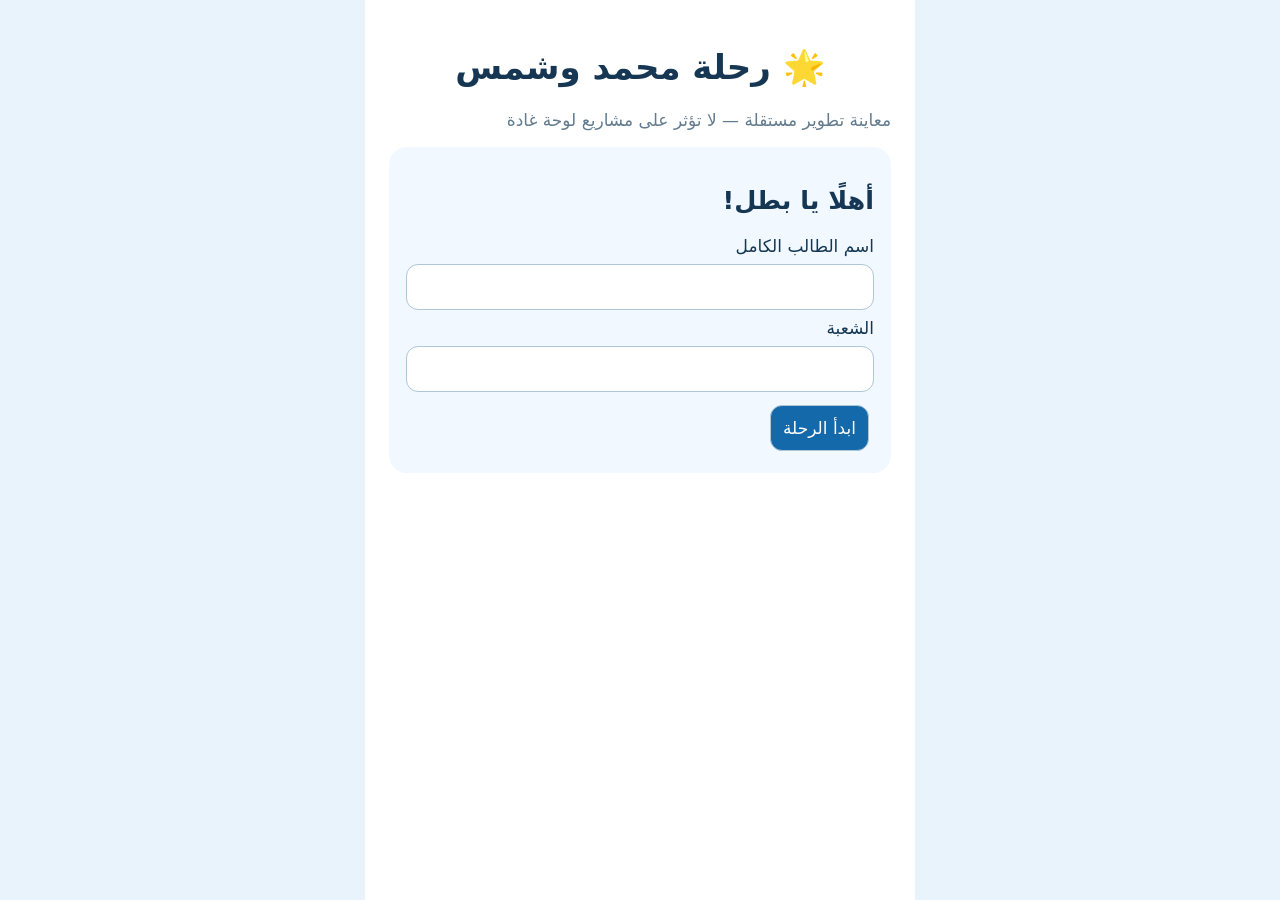
<file: mohammad-shams/lesson-preview.html>
<!doctype html><html lang="ar" dir="rtl"><meta charset="utf-8"><meta name="viewport" content="width=device-width,initial-scale=1"><title>محمد وشمس — معاينة تطوير</title><style>*{box-sizing:border-box}body{margin:0;background:#e8f3fb;font:17px system-ui;color:#153753}main{max-width:550px;min-height:100vh;margin:auto;background:white;padding:24px}h1{text-align:center}button,input{font:inherit;padding:12px;border-radius:12px;border:1px solid #adc6d8}button{background:#1369a9;color:white;cursor:pointer;margin:5px}button:disabled{opacity:.5}input{width:100%;margin:8px 0}.card{background:#f1f8ff;border-radius:18px;padding:17px;margin:15px 0}.hide{display:none}.choices button{display:block;width:100%;text-align:right}.muted{color:#627b8e}.clock{font-size:28px;color:#ad481b}.stop{width:100%;text-align:right}a{color:#1369a9}</style><main><h1>🌟 رحلة محمد وشمس</h1><p class="muted">معاينة تطوير مستقلة — لا تؤثر على مشاريع لوحة غادة</p><section id="login" class="card"><h2>أهلًا يا بطل!</h2><label>اسم الطالب الكامل<input id="name" autocomplete="name"></label><label>الشعبة<input id="klass"></label><button id="start">ابدأ الرحلة</button></section><section id="map" class="hide"><h2 id="hello"></h2><p>استكشف محطات الجهاز التنفسي بالترتيب.</p><div id="stops"></div><button id="switch">طالب آخر</button><p><a href="../index.html">العودة إلى لوحة غادة</a></p></section><section id="lesson" class="hide"><h2 id="lessonTitle"></h2><div class="card" id="lessonText"></div><p class="muted">فيديو المحطة سيُضاف بعد اعتماد المادة المصورة.</p><button id="test">ابدأ تحدي المحطة</button><button id="back">الخريطة</button></section><section id="quiz" class="hide"><p id="counter"></p><strong class="clock" id="clock">10</strong><div class="card"><h2 id="question"></h2><div id="choices" class="choices"></div><p id="feedback"></p></div><button id="next" disabled>التالي</button></section><section id="result" class="hide"><h2 id="resultText"></h2><button id="return">العودة للخريطة</button><button id="again">إعادة المحاولة</button></section></main><script>
const titles=['الأنف','الممرات التنفسية','الرئتان','كيف تتنفس الحيوانات؟','الهواء النظيف والتلوث','التحدي الذهبي'],descriptions=['يساعد الأنف على تنقية الهواء وترطيبه وتدفئته. تحجز الشعيرات والمخاط بعض الغبار والشوائب.','يمر الهواء عبر البلعوم والحنجرة والقصبة الهوائية، ثم تتفرع القصبة إلى شعبتين تتجهان إلى الرئتين.','تحتوي الرئتان على حويصلات هوائية صغيرة يتم عندها تبادل الأكسجين وثاني أكسيد الكربون. ويساعد الحجاب الحاجز في التنفس.','تتنفس الأسماك بالخياشيم، بينما يتنفس الضفدع البالغ بالرئتين والجلد.','يساعد الابتعاد عن التدخين والهواء الملوث وتهوية الأماكن على حماية الجهاز التنفسي.','حان وقت مراجعة ما تعلمناه!'];
const bank=[
[0,'tf','تساعد شعيرات الأنف على حجز بعض الغبار.',['صح','خطأ'],'صح'],[0,'mcq','ما العضو الذي ينقّي الهواء عند دخوله من الأنف؟',['الأنف','المعدة','القلب'],'الأنف'],[0,'image','أي وصف يناسب وظيفة الأنف؟',['ترطيب الهواء','هضم الطعام','ضخ الدم'],'ترطيب الهواء'],
[1,'tf','تتفرع القصبة الهوائية إلى شعبتين رئيسيتين.',['صح','خطأ'],'صح'],[1,'mcq','أي عضو يمر به الهواء بعد الحنجرة؟',['القصبة الهوائية','المريء','المعدة'],'القصبة الهوائية'],[1,'image','أي وصف يطابق القصبة الهوائية؟',['أنبوب يمر فيه الهواء','عضلة تضخ الدم','عظم يحمي الدماغ'],'أنبوب يمر فيه الهواء'],
[2,'tf','تحدث عملية تبادل الغازات في الحويصلات الهوائية.',['صح','خطأ'],'صح'],[2,'mcq','ما العضلة التي تساعد الرئتين على الشهيق والزفير؟',['الحجاب الحاجز','اللسان','عضلة الذراع'],'الحجاب الحاجز'],[2,'image','أي وصف يطابق الحويصلات الهوائية؟',['أكياس هوائية صغيرة','أسنان صغيرة','أوعية هضمية'],'أكياس هوائية صغيرة'],
[3,'tf','تتنفس الأسماك عادة بواسطة الخياشيم.',['صح','خطأ'],'صح'],[3,'mcq','كيف يتنفس الضفدع البالغ؟',['بالرئتين والجلد','بالخياشيم فقط','بالأنف فقط'],'بالرئتين والجلد'],[3,'image','أي وصف يطابق عضو تنفس السمكة؟',['الخياشيم','الأجنحة','الأقدام'],'الخياشيم'],
[4,'tf','التدخين يضر الجهاز التنفسي.',['صح','خطأ'],'صح'],[4,'mcq','أي سلوك يحافظ على صحة الجهاز التنفسي؟',['تجنب الدخان','استنشاق الدخان','حرق النفايات قرب المنزل'],'تجنب الدخان'],[4,'image','أي مشهد يدل على هواء أنظف؟',['مكان جيد التهوية بعيد عن الدخان','غرفة مليئة بالدخان','حرق البلاستيك'],'مكان جيد التهوية']];
const $=id=>document.getElementById(id);let student=null,station=0,selected=[],idx=0,score=0,answered=false,seconds=10,timer=null;
function show(id){clearInterval(timer);['login','map','lesson','quiz','result'].forEach(x=>$(x).classList.toggle('hide',x!==id))}
function save(){localStorage.setItem('ms_preview_student',JSON.stringify(student))}
function shuffle(a){const b=[...a];for(let i=b.length-1;i>0;i--){const j=Math.floor(Math.random()*(i+1));[b[i],b[j]]=[b[j],b[i]]}return b}
function draw(){ $('hello').textContent='أهلًا '+student.name+' 🌟';$('stops').innerHTML='';titles.forEach((t,i)=>{const b=document.createElement('button');b.className='stop';b.disabled=i>student.unlocked;b.textContent=(i<student.unlocked?'⭐ ':i===student.unlocked?'🔓 ':'🔒 ')+(i+1)+'. '+t;b.onclick=()=>{station=i;$('lessonTitle').textContent=t;$('lessonText').textContent=descriptions[i];show('lesson')};$('stops').appendChild(b)});show('map')}
function quiz(){const pool=station===5?bank:bank.filter(q=>q[0]===station);selected=station===5?shuffle([0,1,2,3,4]).map(n=>shuffle(pool.filter(q=>q[0]===n))[0]):shuffle(pool);idx=0;score=0;question()}
function question(){clearInterval(timer);answered=false;seconds=10;$('clock').textContent='⏱ '+seconds;$('counter').textContent='السؤال '+(idx+1)+' من '+selected.length;const q=selected[idx];$('question').textContent=q[2];$('feedback').textContent=q[1]==='image'?'تنبيه: الصور التعليمية قيد التجهيز؛ هذه خيارات نصية مؤقتة.':'';$('next').disabled=true;$('choices').innerHTML='';shuffle(q[3]).forEach(opt=>{const b=document.createElement('button');b.textContent=opt;b.onclick=()=>answer(opt);$('choices').appendChild(b)});show('quiz');timer=setInterval(()=>{seconds--;$('clock').textContent='⏱ '+seconds;if(seconds<=0)answer(null)},1000)}
function answer(v){if(answered)return;answered=true;clearInterval(timer);const right=selected[idx][4];if(v===right)score++;$('feedback').textContent=v===right?'إجابة صحيحة! ⭐':'الإجابة الصحيحة: '+right;[...$('choices').children].forEach(b=>b.disabled=true);$('next').disabled=false}
function finish(){const old=student.attempts[station]||[];old.push({score,total:selected.length,date:new Date().toISOString()});student.attempts[station]=old;if(station===student.unlocked&&score>=Math.ceil(selected.length*.6))student.unlocked=Math.min(5,station+1);save();$('resultText').textContent='نتيجتك '+score+' من '+selected.length+' ⭐';show('result')}
$('start').onclick=()=>{const name=$('name').value.trim(),klass=$('klass').value.trim();if(name.length<3||!klass)return alert('اكتب الاسم الكامل والشعبة');student={name,klass,unlocked:0,attempts:{}};save();draw()};$('switch').onclick=()=>{localStorage.removeItem('ms_preview_student');student=null;show('login')};$('test').onclick=quiz;$('back').onclick=draw;$('next').onclick=()=>{if(++idx<selected.length)question();else finish()};$('return').onclick=draw;$('again').onclick=quiz;
try{const saved=JSON.parse(localStorage.getItem('ms_preview_student')||'null');if(saved&&saved.name){student=saved;draw()}}catch(e){}
</script></html>
</file>
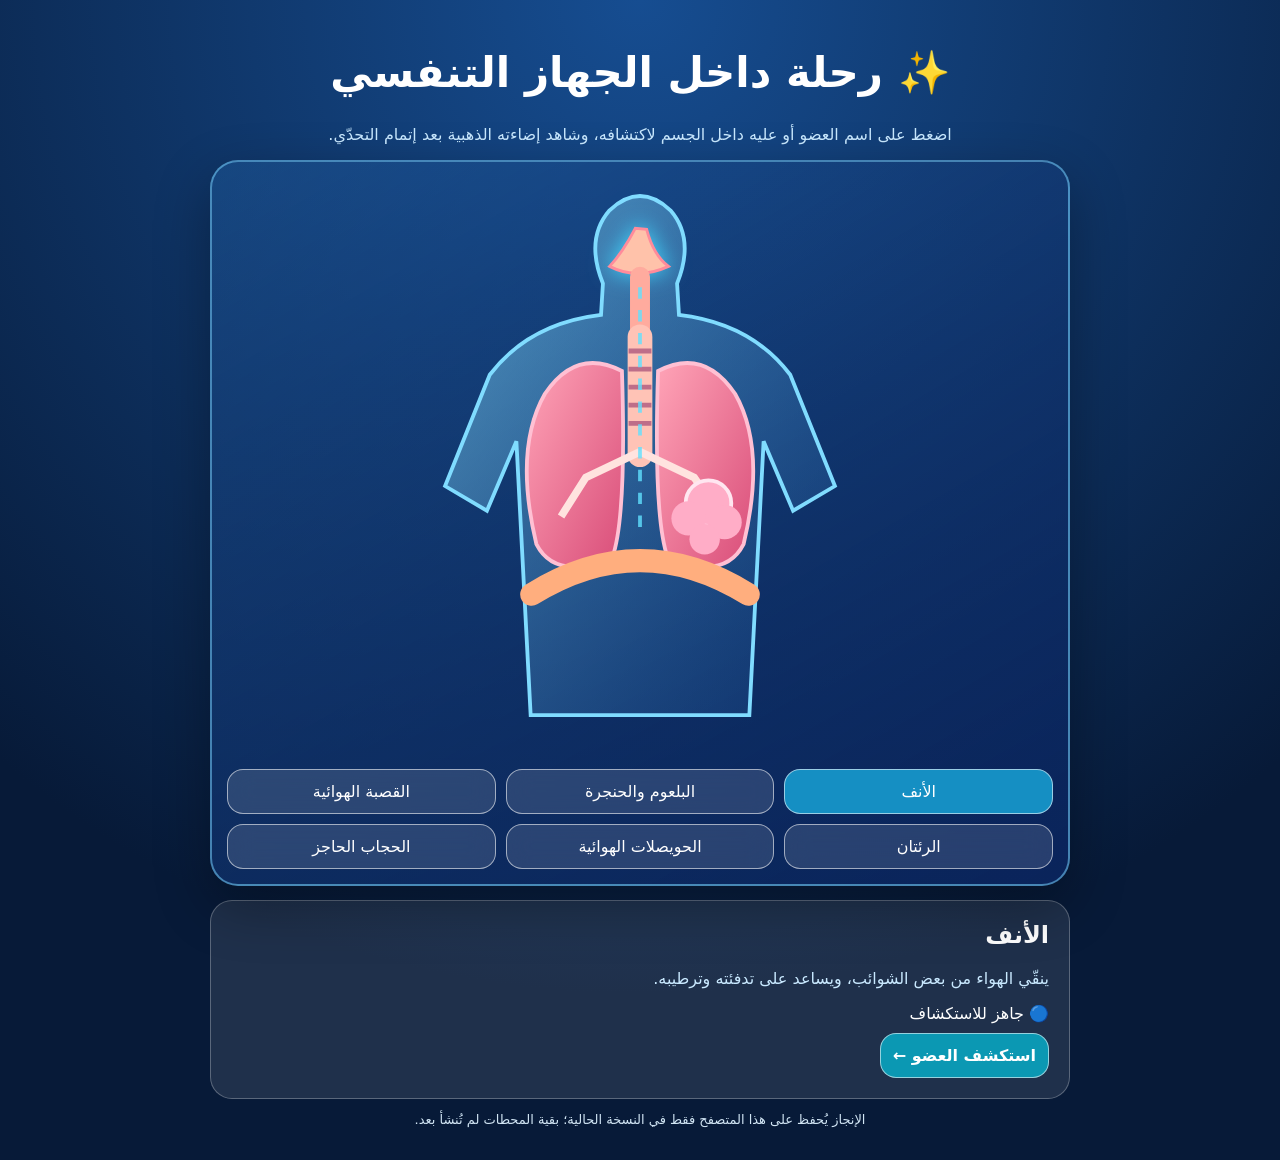
<file: mohammad-shams/map.html>
<!doctype html><html lang="ar" dir="rtl"><head><meta charset="utf-8"><meta name="viewport" content="width=device-width,initial-scale=1"><title>خريطة رحلة محمد وشمس</title><style>*{box-sizing:border-box}body{margin:0;background:radial-gradient(circle at top,#164d91,#071a38 75%);color:#fff;font-family:system-ui,'Segoe UI',sans-serif}main{max-width:900px;margin:auto;padding:20px}h1{text-align:center;font-size:clamp(24px,5vw,42px)}p{text-align:center;color:#c9e9ff}.scene{position:relative;background:linear-gradient(150deg,#2361a565,#0a245b);border:2px solid #79d5ff88;border-radius:28px;padding:15px;box-shadow:0 20px 55px #0005}.scene svg{display:block;width:100%;height:auto;max-height:580px}.organ{cursor:pointer;transition:filter .3s,stroke .3s;outline:none}.organ:focus{stroke:#fff;stroke-width:7}.organ.active{filter:drop-shadow(0 0 12px #42d8ff)}.organ.done{filter:drop-shadow(0 0 13px #ffd34f);stroke:#ffd34f!important;stroke-width:5}.labels{display:grid;grid-template-columns:repeat(3,1fr);gap:10px;margin-top:12px}@media(max-width:550px){.labels{grid-template-columns:repeat(2,1fr)}}button,a{font:inherit;border:1px solid #ffffff90;border-radius:16px;padding:12px;color:#fff;background:#ffffff20;cursor:pointer;text-decoration:none;text-align:center;backdrop-filter:blur(12px)}button.selected{background:#158fc3}button.completed{border-color:#ffd34f;color:#ffe69c}.detail{background:#ffffff19;border:1px solid #ffffff44;border-radius:22px;padding:20px;margin-top:14px}.detail h2{margin-top:0}.star{color:#ffd34f;font-size:24px}#go{display:inline-block;background:#0b98b3;font-weight:700;margin-top:10px}.hint{font-size:13px;color:#d1e5f4}</style></head><body><main><h1>✨ رحلة داخل الجهاز التنفسي</h1><p>اضغط على اسم العضو أو عليه داخل الجسم لاكتشافه، وشاهد إضاءته الذهبية بعد إتمام التحدّي.</p><section class="scene"><svg viewBox="0 0 500 610" xmlns="http://www.w3.org/2000/svg" role="img" aria-label="رسم تخطيطي تفاعلي للجهاز التنفسي"><defs><linearGradient id="skin" x2="1" y2="1"><stop stop-color="#90e7ff" stop-opacity=".55"/><stop offset="1" stop-color="#2469b8" stop-opacity=".13"/></linearGradient><linearGradient id="lung" x2="1" y2="1"><stop stop-color="#ffa4b7"/><stop offset="1" stop-color="#d94d79"/></linearGradient></defs><path d="M218 35 Q250 5 282 35 Q308 65 289 112 L291 145 Q367 154 408 208 L455 325 L411 351 L380 278 L365 566 L135 566 L120 278 L89 351 L45 325 L92 208 Q133 154 209 145 L211 112 Q192 65 218 35Z" fill="url(#skin)" stroke="#80dcff" stroke-width="4"/><g class="organ" data-index="0" tabindex="0" role="button" aria-label="الأنف"><path d="M245 54 Q232 79 218 94 Q247 109 280 94 Q264 82 257 55Z" fill="#ffc2aa" stroke="#ff8b9b" stroke-width="3"/></g><g class="organ" data-index="1" tabindex="0" role="button" aria-label="البلعوم والحنجرة"><path d="M250 105 L250 170" fill="none" stroke="#ffab9e" stroke-width="21" stroke-linecap="round"/></g><g class="organ" data-index="2" tabindex="0" role="button" aria-label="القصبة الهوائية"><path d="M250 168 L250 292" fill="none" stroke="#ffc3b6" stroke-width="26" stroke-linecap="round"/><path d="M238 183 H262 M238 202 H262 M238 221 H262 M238 240 H262 M238 259 H262" stroke="#be6e89" stroke-width="5"/></g><g class="organ" data-index="3" tabindex="0" role="button" aria-label="الرئتان"><path d="M231 204 Q183 179 150 228 Q117 286 141 386 Q161 425 221 400 Q236 357 231 204Z" fill="url(#lung)" stroke="#ffc0d3" stroke-width="4"/><path d="M269 204 Q317 179 350 228 Q383 286 359 386 Q339 425 279 400 Q264 357 269 204Z" fill="url(#lung)" stroke="#ffc0d3" stroke-width="4"/><path d="M250 289 L193 316 L167 357 M250 289 L307 316 L335 357" stroke="#ffe3df" stroke-width="8" fill="none"/></g><g class="organ" data-index="4" tabindex="0" role="button" aria-label="الحويصلات الهوائية"><circle cx="322" cy="343" r="24" fill="#ffadc7" stroke="#ffe6f0" stroke-width="4"/><circle cx="301" cy="359" r="18" fill="#ffadc7"/><circle cx="339" cy="363" r="18" fill="#ffadc7"/><circle cx="318" cy="381" r="16" fill="#ffadc7"/></g><g class="organ" data-index="5" tabindex="0" role="button" aria-label="الحجاب الحاجز"><path d="M136 439 Q250 368 364 439" fill="none" stroke="#ffae7e" stroke-width="24" stroke-linecap="round"/></g><path d="M250 116 L250 380" stroke="#61e1ff" stroke-width="4" stroke-dasharray="12 12" opacity=".8"/></svg><div class="labels" id="labels"></div></section><section class="detail" aria-live="polite"><h2 id="name"></h2><p id="desc" style="text-align:right"></p><div id="status"></div><a id="go" href="nose-station.html">استكشف العضو ←</a></section><p class="hint">الإنجاز يُحفظ على هذا المتصفح فقط في النسخة الحالية؛ بقية المحطات لم تُنشأ بعد.</p></main><script>const organs=[['الأنف','ينقّي الهواء من بعض الشوائب، ويساعد على تدفئته وترطيبه.'],['البلعوم والحنجرة','يمر الهواء عبرهما في طريقه إلى القصبة الهوائية.'],['القصبة الهوائية','تنقل الهواء إلى الشعب الهوائية المتجهة إلى الرئتين.'],['الرئتان','تحتويان على الحويصلات الهوائية التي يحدث فيها تبادل الغازات.'],['الحويصلات الهوائية','ينتقل الأكسجين منها إلى الدم، وثاني أكسيد الكربون من الدم إليها.'],['الحجاب الحاجز','عضلة تساعد على دخول الهواء وخروجه بتحركها إلى الأسفل والأعلى.']];const key='mohammad-shams-nose-best';let selected=0;let best=0;try{best=Number(localStorage.getItem(key)||0)}catch(e){}function draw(){document.querySelectorAll('.organ').forEach(el=>{const i=Number(el.dataset.index);el.classList.toggle('active',i===selected);el.classList.toggle('done',i===0&&best>0)});document.querySelectorAll('#labels button').forEach((b,i)=>{b.classList.toggle('selected',i===selected);b.classList.toggle('completed',i===0&&best>0)});document.getElementById('name').textContent=organs[selected][0];document.getElementById('desc').textContent=organs[selected][1];document.getElementById('status').innerHTML=selected===0?(best>0?'<span class="star">'+ '★'.repeat(best)+'☆'.repeat(3-best)+'</span> — تم إنجاز المحطة':'🔵 جاهز للاستكشاف'):'🔵 المحطة قيد التجهيز';document.getElementById('go').style.display=selected===0?'inline-block':'none'}const labels=document.getElementById('labels');organs.forEach((o,i)=>{const b=document.createElement('button');b.textContent=o[0];b.onclick=()=>{selected=i;draw()};labels.appendChild(b)});document.querySelectorAll('.organ').forEach(el=>{el.onclick=()=>{selected=Number(el.dataset.index);draw()};el.onkeydown=e=>{if(e.key==='Enter'||e.key===' '){e.preventDefault();el.click()}}});draw();</script></body></html>
</file>
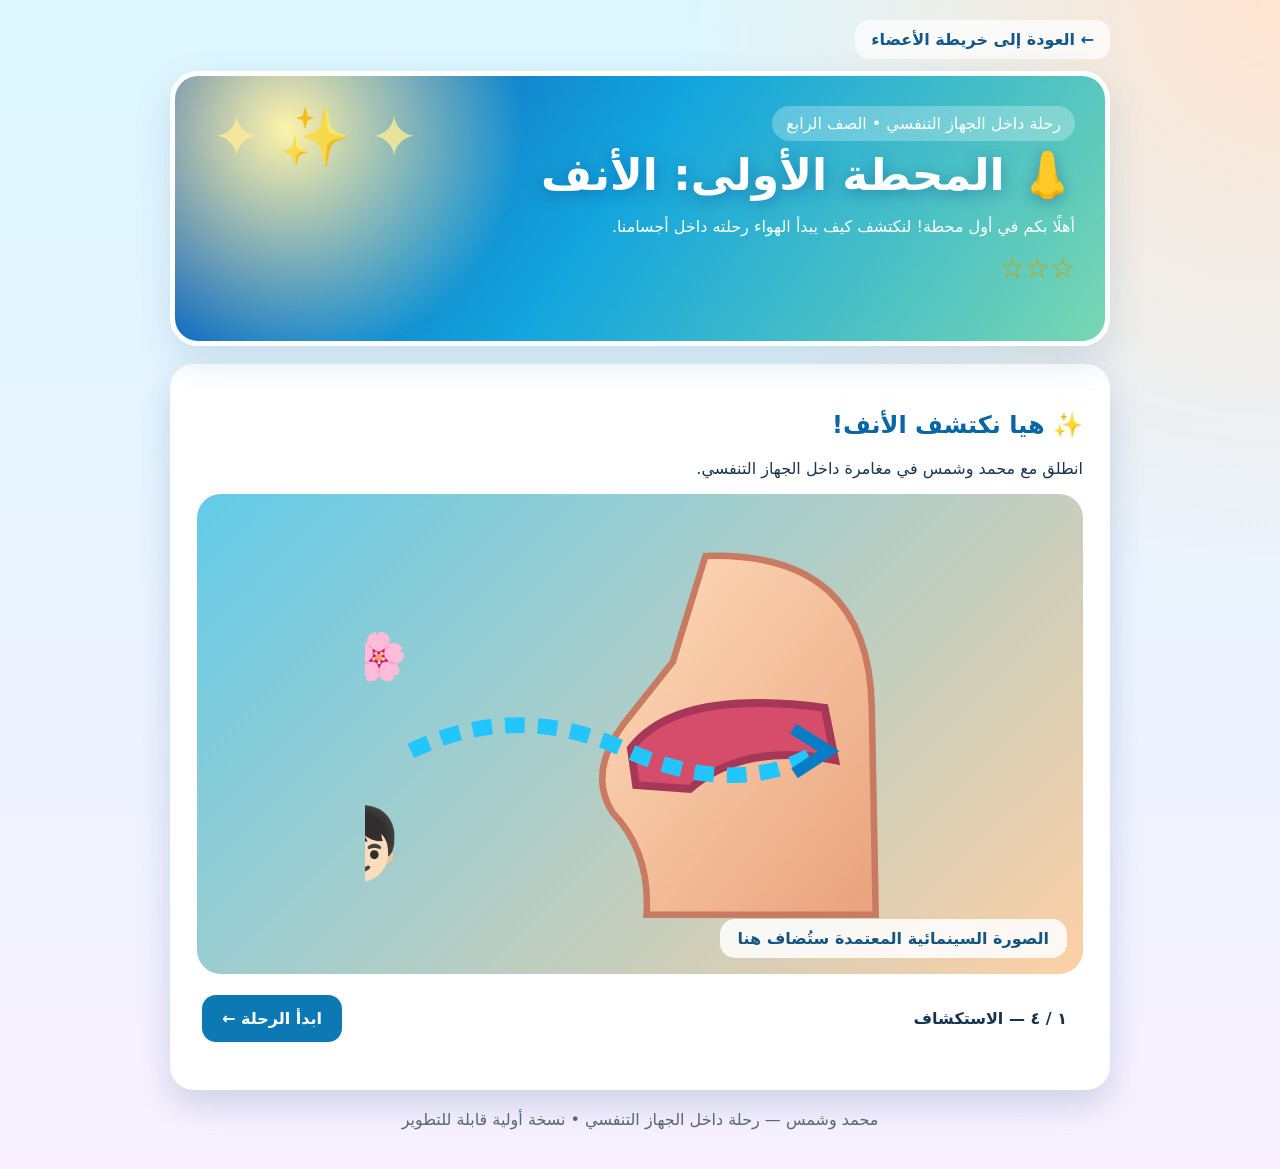
<file: mohammad-shams/nose-station.html>
<!doctype html><html lang="ar" dir="rtl"><head><meta charset="utf-8"><meta name="viewport" content="width=device-width,initial-scale=1"><title>محمد وشمس | المحطة الأولى: الأنف</title><style>
:root{font-family:system-ui,'Segoe UI',sans-serif;color:#193451;background:#eef9ff}*{box-sizing:border-box}body{margin:0}main{max-width:980px;margin:auto;padding:20px}.hero{background:linear-gradient(120deg,#157cbb,#63d0db);color:white;border-radius:28px;padding:30px;box-shadow:0 14px 36px #13517a25}h1{font-size:clamp(26px,5vw,44px);margin:8px 0}.tag{background:#ffffff30;border-radius:20px;padding:8px 14px;display:inline-block}.card{background:white;border-radius:24px;padding:24px;margin-top:18px;box-shadow:0 10px 28px #23456a13}.grid{display:grid;grid-template-columns:1fr 1fr;gap:16px}@media(max-width:650px){.grid{grid-template-columns:1fr}}button{border:0;border-radius:14px;padding:14px 20px;background:#0c79b4;color:white;font:inherit;font-weight:700;cursor:pointer;margin:5px}button:disabled{opacity:.5;cursor:default}.choice{background:#eaf5ff;color:#164569;border:2px solid transparent}.choice:hover{border-color:#55bde5}.ok{background:#dcfce7!important;color:#14532d!important}.wrong{background:#fee2e2!important;color:#991b1b!important}.nose{font-size:85px;text-align:center;background:linear-gradient(135deg,#e0f2fe,#fff7ed);border-radius:20px;padding:24px}.air{display:flex;align-items:center;justify-content:center;gap:8px;font-size:22px;flex-wrap:wrap}.air span{background:#e8f6ff;padding:12px;border-radius:15px}.muted{color:#526b80}.hidden{display:none}.stars{font-size:28px;color:#d69a00}.progress{height:12px;background:#dceef7;border-radius:12px;overflow:hidden}.progress div{height:100%;width:0;background:#2cbb98;transition:width .25s}footer{padding:20px;text-align:center;color:#567}.hero{position:relative;overflow:hidden;background:radial-gradient(circle at 12% 20%,#fff3aa 0,transparent 28%),linear-gradient(125deg,#104fb1 0%,#13a5dd 47%,#78d7b1 100%);border:5px solid #fff;min-height:275px}.hero:before{content:'✦  ✨  ✦';position:absolute;left:4%;top:10%;font-size:58px;color:#ffec96;opacity:.8}.hero h1{text-shadow:0 3px 15px #073c8566}.card{border:3px solid #ffffff;box-shadow:0 15px 35px #174b8630}.nose{position:relative;min-height:340px;display:flex;flex-direction:column;align-items:center;justify-content:center;background:radial-gradient(circle at 50% 35%,#fff2cf,transparent 50%),linear-gradient(140deg,#8ce8f6,#c4e8ff 45%,#ffd9b1);box-shadow:inset 0 0 0 5px #ffffffa8}.nose:before{content:'🌸  ✨  🍃';position:absolute;top:12px;left:15px;font-size:28px}.nose:after{content:'🌬️  ✨';position:absolute;bottom:12px;right:15px;font-size:32px}.nose svg{width:100%;max-width:370px;height:auto;filter:drop-shadow(0 10px 13px #24658a4d)}.choice{box-shadow:0 4px 10px #3677a51a}.choice:hover{transform:translateY(-2px)}.card h2{color:#0866a5}.hero .tag{background:#ffffff45}body{background:radial-gradient(circle at top right,#ffe4d1,transparent 35%),linear-gradient(#dcf7ff,#f9f1ff)}@media(max-width:650px){.hero{min-height:220px}.nose{min-height:280px}} .stage{display:none}.stage.active{display:block}.stage-nav{display:flex;justify-content:space-between;align-items:center;gap:8px;margin:16px 0}.stage-pill{font-weight:800;background:#fff;border-radius:22px;padding:9px 16px}.intro-visual{height:min(55vw,480px);min-height:260px;border-radius:24px;background:linear-gradient(135deg,#63cbe8,#fed0a5);display:flex;align-items:center;justify-content:center;flex-direction:column;overflow:hidden;position:relative}.intro-visual svg{max-width:550px;width:90%;height:90%}.intro-visual .visual-label{position:absolute;bottom:16px;right:16px;background:#ffffffdc;padding:10px 18px;border-radius:15px;color:#155681;font-weight:700}.video-box{background:linear-gradient(130deg,#133e78,#26b3c8);border-radius:22px;padding:25px;color:white;text-align:center;min-height:260px;display:flex;align-items:center;justify-content:center;flex-direction:column}.video-box .movie{font-size:72px}.learning-list{line-height:2;font-size:18px}.stage button{touch-action:manipulation}.hero{margin-bottom:18px} </style></head><body><main><p style="margin:0 0 12px"><a href="map.html" style="display:inline-block;padding:10px 16px;border-radius:14px;background:#ffffffb8;color:#14588b;font-weight:700;text-decoration:none">← العودة إلى خريطة الأعضاء</a></p><section class="hero"><span class="tag">رحلة داخل الجهاز التنفسي • الصف الرابع</span><h1>👃 المحطة الأولى: الأنف</h1><p>أهلًا بكم في أول محطة! لنكتشف كيف يبدأ الهواء رحلته داخل أجسامنا.</p><div class="stars" id="stars" aria-live="polite">☆☆☆</div></section><section class="stage active" id="stage0"><div class="card"><h2>✨ هيا نكتشف الأنف!</h2><p>انطلق مع محمد وشمس في مغامرة داخل الجهاز التنفسي.</p><div class="intro-visual"><svg viewBox="0 0 420 300" xmlns="http://www.w3.org/2000/svg"><defs><linearGradient id="sk" x2="1" y2="1"><stop stop-color="#ffddbc"/><stop offset="1" stop-color="#e9a27c"/></linearGradient></defs><path d="M260 14 Q385 10 387 130 L390 288 L215 288 Q218 240 189 210 Q170 180 197 143 L235 95Z" fill="url(#sk)" stroke="#c87b62" stroke-width="5"/><path d="M203 161 Q238 115 351 130 L359 170 Q289 156 248 192 L207 189Z" fill="#d64d6b" stroke="#a73758" stroke-width="6"/><path d="M35 163 Q115 124 199 162 T345 164" fill="none" stroke="#23c6fc" stroke-width="12" stroke-dasharray="15 10"/><path d="M327 146 L354 163 L328 180" fill="none" stroke="#087dc4" stroke-width="9"/><text x="32" y="103" font-size="35">🌸🍃✨</text><text x="30" y="252" font-size="54">👦🏻👧🏻</text></svg><span class="visual-label">الصورة السينمائية المعتمدة ستُضاف هنا</span></div><div class="stage-nav"><span class="stage-pill">١ / ٤ — الاستكشاف</span><button onclick="showStage(1)">ابدأ الرحلة ←</button></div></div></section><section class="stage" id="stage1"><div class="card"><h2>🎬 رحلة قصيرة داخل الأنف</h2><div class="video-box"><div class="movie">🎞️ 👃 💨</div><h3>مشهد تعريفي • ٨–١٠ ثوانٍ</h3><p>مكان الفيديو السينمائي — لم يتم إنتاج الفيديو بعد.</p></div><div class="stage-nav"><button class="choice" onclick="showStage(0)">رجوع</button><button onclick="showStage(2)">متابعة إلى الشرح ←</button></div></div></section><section class="stage" id="stage2"><section class="card grid"><div><h2>ماذا يفعل الأنف؟</h2><p>عندما نتنفس، يدخل الهواء من الأنف. تساعد <strong>شعيرات الأنف والمخاط</strong> على حجز الغبار وبعض الشوائب، كما يساعد الأنف على <strong>تدفئة الهواء وترطيبه</strong> قبل انتقاله إلى الممرات التنفسية.</p><p class="muted">اضغط على زر النشاط لتتبع رحلة الهواء.</p><button id="startAir">🌬️ ابدأ نشاط الهواء</button></div><div class="nose" role="img" aria-label="رسم تعليمي ملوّن لمقطع الأنف ومسار الهواء"><svg viewBox="0 0 420 340" xmlns="http://www.w3.org/2000/svg"><defs><linearGradient id="skin" x2="1" y2="1"><stop stop-color="#ffe2be"/><stop offset="1" stop-color="#e5a37f"/></linearGradient><linearGradient id="cavity" x2="0" y2="1"><stop stop-color="#ff8b8e"/><stop offset="1" stop-color="#d64674"/></linearGradient><filter id="glow"><feGaussianBlur stdDeviation="4"/></filter></defs><path d="M317 25 Q385 34 385 100 L385 310 L231 310 Q242 280 221 259 Q176 247 180 224 Q171 204 189 190 Q160 179 164 155 Q174 125 204 103 Q224 77 242 35 Z" fill="url(#skin)" stroke="#d99470" stroke-width="5"/><path d="M198 165 Q215 122 254 115 Q305 108 353 129 L356 177 Q295 165 255 191 Q225 209 190 186 Z" fill="url(#cavity)" stroke="#a63658" stroke-width="5"/><path d="M220 152 Q269 139 334 151 M223 173 Q276 164 337 173" fill="none" stroke="#ffb7aa" stroke-width="10" stroke-linecap="round"/><path d="M355 179 Q343 207 351 240 L353 305" stroke="#c84c75" stroke-width="24" fill="none"/><path d="M355 179 Q343 207 351 240 L353 305" stroke="#ffb3a2" stroke-width="13" fill="none"/><path d="M180 185 Q204 202 222 198" fill="none" stroke="#9e5c5a" stroke-width="5"/><path d="M34 158 C97 139 123 147 178 163" fill="none" stroke="#30c5ff" stroke-width="25" opacity=".4" filter="url(#glow)"/><path d="M36 158 C97 139 123 147 178 163 S269 159 326 161" fill="none" stroke="#19bdf7" stroke-width="9" stroke-linecap="round" stroke-dasharray="13 13"/><path d="M320 150 L340 161 L319 173" fill="none" stroke="#0089cb" stroke-width="8" stroke-linecap="round"/><circle cx="63" cy="100" r="10" fill="#c39f71"/><circle cx="92" cy="211" r="7" fill="#c39f71"/><circle cx="123" cy="96" r="6" fill="#c39f71"/><text x="20" y="290" font-size="24">🍃 🌼</text><text x="265" y="63" font-size="25">✨</text></svg><span style="font-size:16px;font-weight:800;color:#165581">رحلة الهواء داخل الأنف</span></div></section><section class="card hidden" id="activity"><h2>🌬️ تتبّع الهواء</h2><p id="airHint">اضغط «التالي» لتعرف ما يحدث للهواء.</p><div class="air" id="airSteps" aria-live="polite"><span>الهواء من الخارج</span></div><button id="nextAir">التالي ←</button></section><div class="card"><div class="stage-nav"><button class="choice" onclick="showStage(1)">رجوع</button><button onclick="showStage(3)">ابدأ الأسئلة ←</button></div></div></section><section class="stage" id="stage3"><section class="card" id="quiz"><h2>⭐ تحدّي محطة الأنف</h2><p class="muted">ثلاثة أسئلة، نجمة لكل إجابة صحيحة من المحاولة الأولى.</p><div class="progress"><div id="bar"></div></div><h3 id="question"></h3><div id="answers"></div><p id="feedback" aria-live="polite"></p><button id="nextQ" class="hidden">السؤال التالي ←</button></section></section><section class="stage" id="stage4"><section class="card" id="finish"><h2>🎉 أحسنت!</h2><p id="result"></p><button onclick="location.reload()">إعادة المحطة</button><p><a href="map.html" style="display:inline-block;background:#e5f5ff;border-radius:14px;padding:14px;text-decoration:none;color:#075a8e;font-weight:800">العودة إلى الخريطة ومشاهدة العضو المضيء ✨</a></p><p class="muted">المحطة التالية: الممرات التنفسية — سيتم ربطها بعد تجهيزها.</p></section></section><footer>محمد وشمس — رحلة داخل الجهاز التنفسي • نسخة أولية قابلة للتطوير</footer></main><script>
function showStage(n){document.querySelectorAll('.stage').forEach((el,i)=>el.classList.toggle('active',i===n));window.scrollTo({top:0,behavior:'smooth'})}const questions=[{q:'ما العضو الذي يدخل منه الهواء غالبًا عند التنفس؟',a:['الأنف','المعدة','الأذن'],c:0,e:'يدخل الهواء عبر الأنف إلى الممرات التنفسية.'},{q:'ما الذي يساعد على حجز الغبار داخل الأنف؟',a:['الشعيرات والمخاط','الأسنان','العظام'],c:0,e:'تساعد شعيرات الأنف والمخاط على حجز الغبار وبعض الشوائب.'},{q:'كيف يهيئ الأنف الهواء قبل وصوله إلى الرئتين؟',a:['يبرّده ويجففه','يدفّئه ويرطّبه','يحوّله إلى ماء'],c:1,e:'يساعد الأنف على تدفئة الهواء وترطيبه.'}];let i=0,score=0,answered=false,step=0;const $=id=>document.getElementById(id);$('startAir').onclick=()=>{$('activity').classList.remove('hidden');$('activity').scrollIntoView({behavior:'smooth'})};const steps=[['الهواء يدخل عبر فتحتي الأنف','👃 دخول الهواء'],['تساعد الشعيرات والمخاط على حجز الغبار','🛡️ تنقية أولية'],['يساعد الأنف على تدفئة الهواء وترطيبه','🌡️ تدفئة وترطيب'],['يتجه الهواء إلى البلعوم','➡️ إلى المحطة التالية']];$('nextAir').onclick=()=>{if(step>=steps.length)return;const [hint,label]=steps[step++];$('airHint').textContent=hint;const span=document.createElement('span');span.textContent=label;$('airSteps').appendChild(span);if(step===steps.length){$('nextAir').disabled=true;$('nextAir').textContent='اكتملت الرحلة ✓'}};function render(){answered=false;$('nextQ').classList.add('hidden');$('feedback').textContent='';$('question').textContent=(i+1)+' / 3 — '+questions[i].q;$('bar').style.width=(i/3*100)+'%';$('answers').replaceChildren();questions[i].a.forEach((a,j)=>{const b=document.createElement('button');b.className='choice';b.textContent=a;b.onclick=()=>{if(answered)return;answered=true;const correct=j===questions[i].c;if(correct)score++;$('stars').textContent='★'.repeat(score)+'☆'.repeat(3-score);[...$('answers').children].forEach((el,k)=>{el.disabled=true;if(k===questions[i].c)el.classList.add('ok');else if(k===j)el.classList.add('wrong')});$('feedback').textContent=(correct?'إجابة صحيحة! ⭐ ':'حاول في السؤال القادم! ')+questions[i].e;$('nextQ').classList.remove('hidden');$('nextQ').textContent=i===2?'عرض النتيجة':'السؤال التالي ←'};$('answers').appendChild(b)})}$('nextQ').onclick=()=>{i++;if(i===3){try{const key='mohammad-shams-nose-best';localStorage.setItem(key,String(Math.max(score,Number(localStorage.getItem(key)||0))))}catch(e){}$('quiz').classList.add('hidden');$('finish').classList.remove('hidden');showStage(4);$('bar').style.width='100%';$('result').textContent='حصلت على '+score+' من 3 نجوم. '+(score===3?'أنت بطل محطة الأنف!':'يمكنك إعادة المحطة لتحصل على نجوم أكثر.');$('finish').scrollIntoView({behavior:'smooth'})}else render()};render();
</script></body></html>
</file>
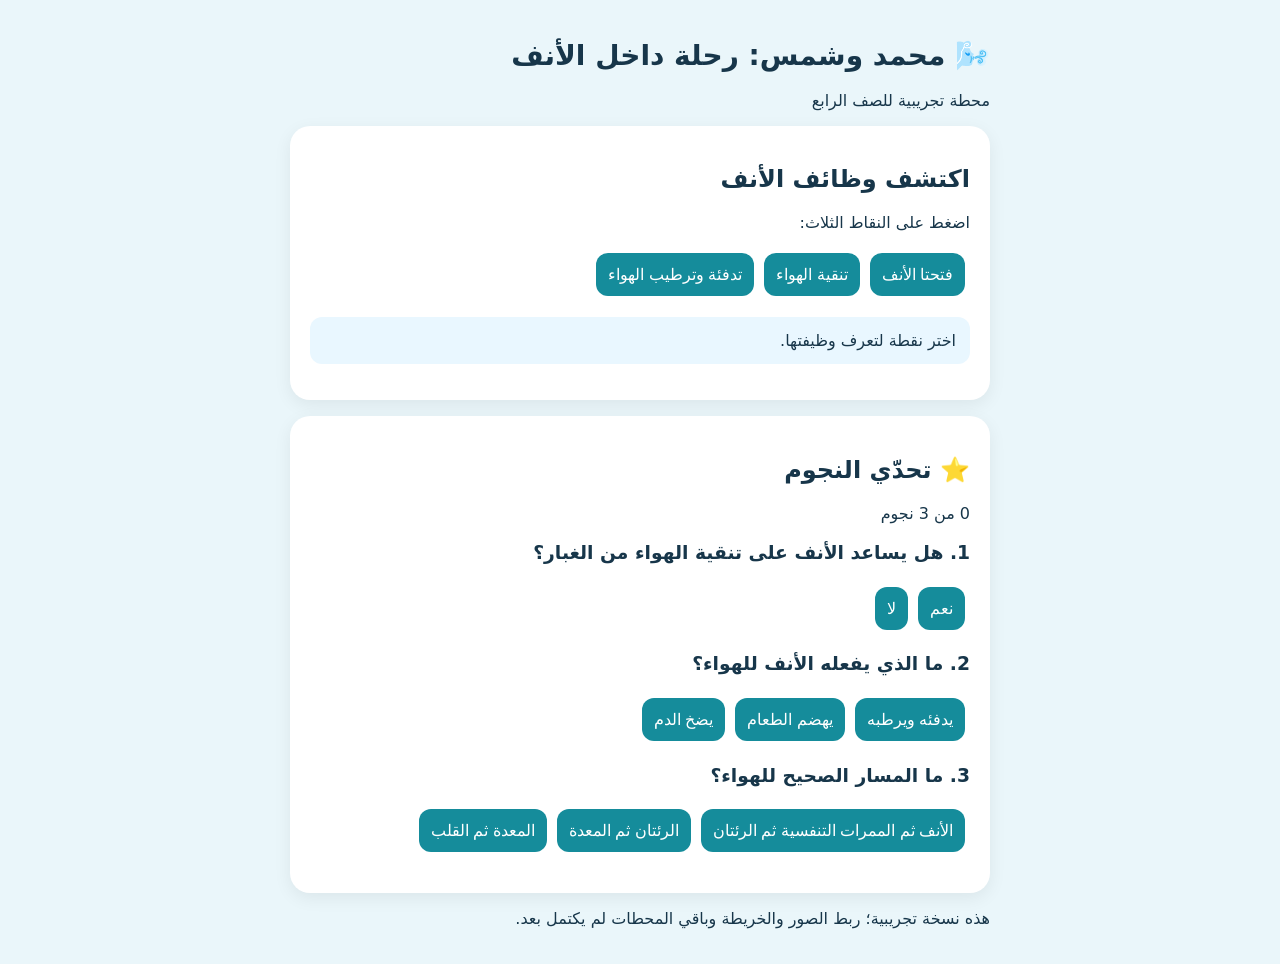
<file: lessons/mohamed-shams/nose-prototype.html>
<!doctype html><html lang="ar" dir="rtl"><meta charset="utf-8"><meta name="viewport" content="width=device-width,initial-scale=1"><title>محمد وشمس | محطة الأنف</title><style>body{font-family:system-ui;background:#eaf6fa;color:#17364a;margin:0}main{max-width:700px;margin:auto;padding:20px}.box{background:white;border-radius:20px;padding:20px;margin:16px 0;box-shadow:0 5px 18px #0001}button{border:0;border-radius:12px;background:#158c9b;color:white;padding:12px;margin:5px;font-size:16px}button:disabled{opacity:.5}h1{font-size:28px}.info{background:#e9f7ff;padding:14px;border-radius:12px}</style><main><h1>🌬️ محمد وشمس: رحلة داخل الأنف</h1><p>محطة تجريبية للصف الرابع</p><div class="box"><h2>اكتشف وظائف الأنف</h2><p>اضغط على النقاط الثلاث:</p><button data-info="يدخل الهواء إلى الجسم من فتحتي الأنف.">فتحتا الأنف</button><button data-info="تساعد الشعيرات والمخاط على التقاط الغبار وبعض الجسيمات.">تنقية الهواء</button><button data-info="يساعد الأنف على تدفئة الهواء وترطيبه قبل وصوله للرئتين.">تدفئة وترطيب الهواء</button><p id="info" class="info" aria-live="polite">اختر نقطة لتعرف وظيفتها.</p></div><div class="box"><h2>⭐ تحدّي النجوم</h2><p id="stars">0 من 3 نجوم</p><div id="quiz"></div><p id="end" aria-live="polite"></p></div><p>هذه نسخة تجريبية؛ ربط الصور والخريطة وباقي المحطات لم يكتمل بعد.</p></main><script>const questions=[{q:"هل يساعد الأنف على تنقية الهواء من الغبار؟",a:["نعم","لا"],correct:0},{q:"ما الذي يفعله الأنف للهواء؟",a:["يدفئه ويرطبه","يهضم الطعام","يضخ الدم"],correct:0},{q:"ما المسار الصحيح للهواء؟",a:["الأنف ثم الممرات التنفسية ثم الرئتان","الرئتان ثم المعدة","المعدة ثم القلب"],correct:0}];let stars=0,done=0;document.querySelectorAll("[data-info]").forEach(b=>b.onclick=()=>document.querySelector("#info").textContent=b.dataset.info);questions.forEach((q,i)=>{const el=document.createElement("section"),title=document.createElement("h3"),result=document.createElement("p");title.textContent=(i+1)+". "+q.q;el.append(title);q.a.forEach((answer,j)=>{const b=document.createElement("button");b.textContent=answer;b.onclick=()=>{el.querySelectorAll("button").forEach(x=>x.disabled=true);done++;if(j===q.correct){stars++;result.textContent="إجابة صحيحة! حصلت على نجمة ⭐"}else result.textContent="الإجابة الصحيحة: "+q.a[q.correct];document.querySelector("#stars").textContent=stars+" من 3 نجوم";if(done===questions.length)document.querySelector("#end").textContent="أحسنت! أكملت تحدّي محطة الأنف.";};el.append(b)});el.append(result);document.querySelector("#quiz").append(el)});</script></html>
</file>
<file: styles.css>
body{margin:0;font-family:Arial;background:#f7f7fb;color:#252238}main{max-width:1100px;margin:auto;padding:40px 24px}header{display:flex;justify-content:space-between;align-items:center;gap:20px}h1{margin:6px 0}p{color:#747184}button{border:0;border-radius:12px;padding:12px 18px;font-weight:700;cursor:pointer}header button,#empty button,form button[type=submit]{background:#6d4aff;color:#fff}.stats{display:grid;grid-template-columns:repeat(3,1fr);gap:16px;margin:30px 0}.stats div,.panel{background:#fff;border:1px solid #e9e7f0;border-radius:18px;padding:22px}.stats span{display:block;color:#777}.stats b{display:block;font-size:30px;margin-top:10px}.panel{min-height:330px}#empty{text-align:center;padding:70px 20px}#empty strong{font-size:22px}dialog{border:0;border-radius:20px;width:min(460px,92vw);padding:0}dialog::backdrop{background:rgba(39,33,61,.6)}form{padding:28px}label{display:block;margin:18px 0;font-weight:700}input{width:100%;box-sizing:border-box;padding:13px;margin-top:8px;border:1px solid #d9d5e3;border-radius:10px;font-size:16px}.actions{display:flex;gap:10px;justify-content:flex-end}@media(max-width:650px){header{align-items:flex-start;flex-direction:column}.stats{grid-template-columns:1fr}main{padding:24px 16px}}
</file>
